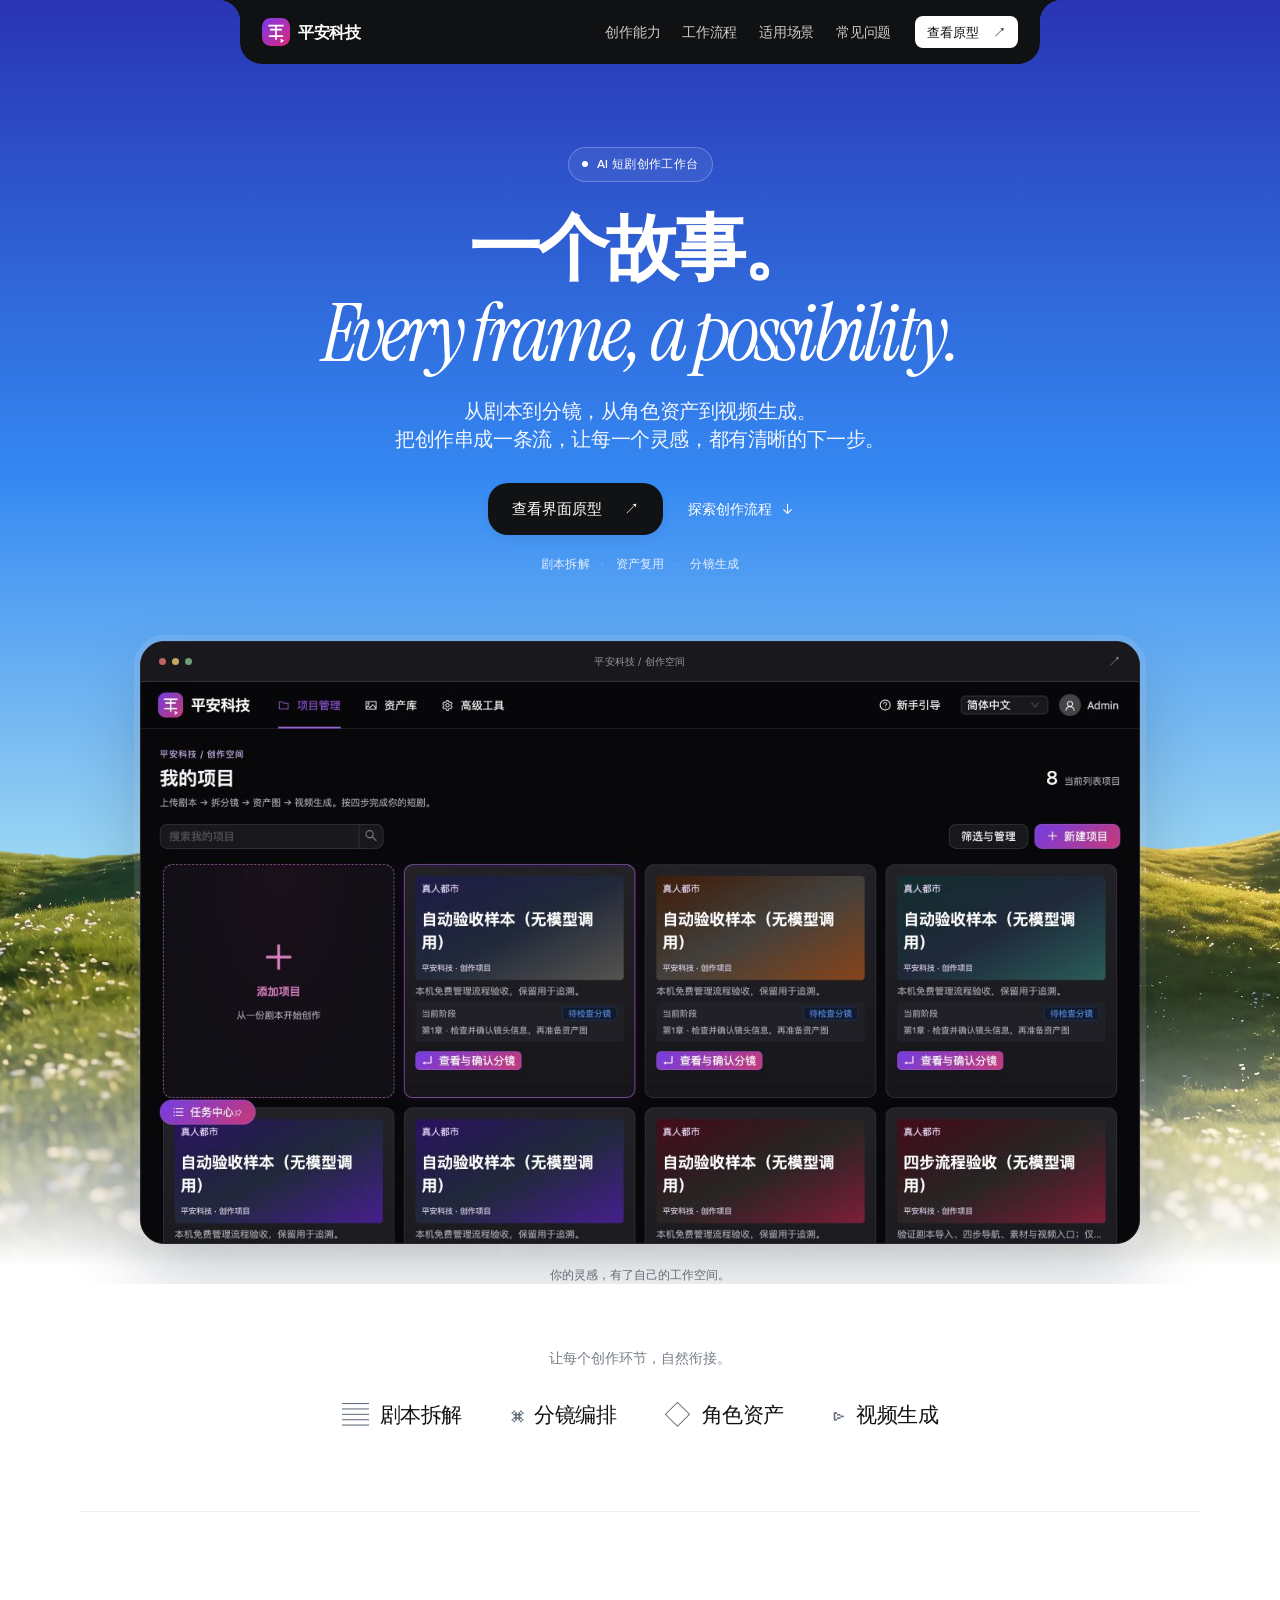
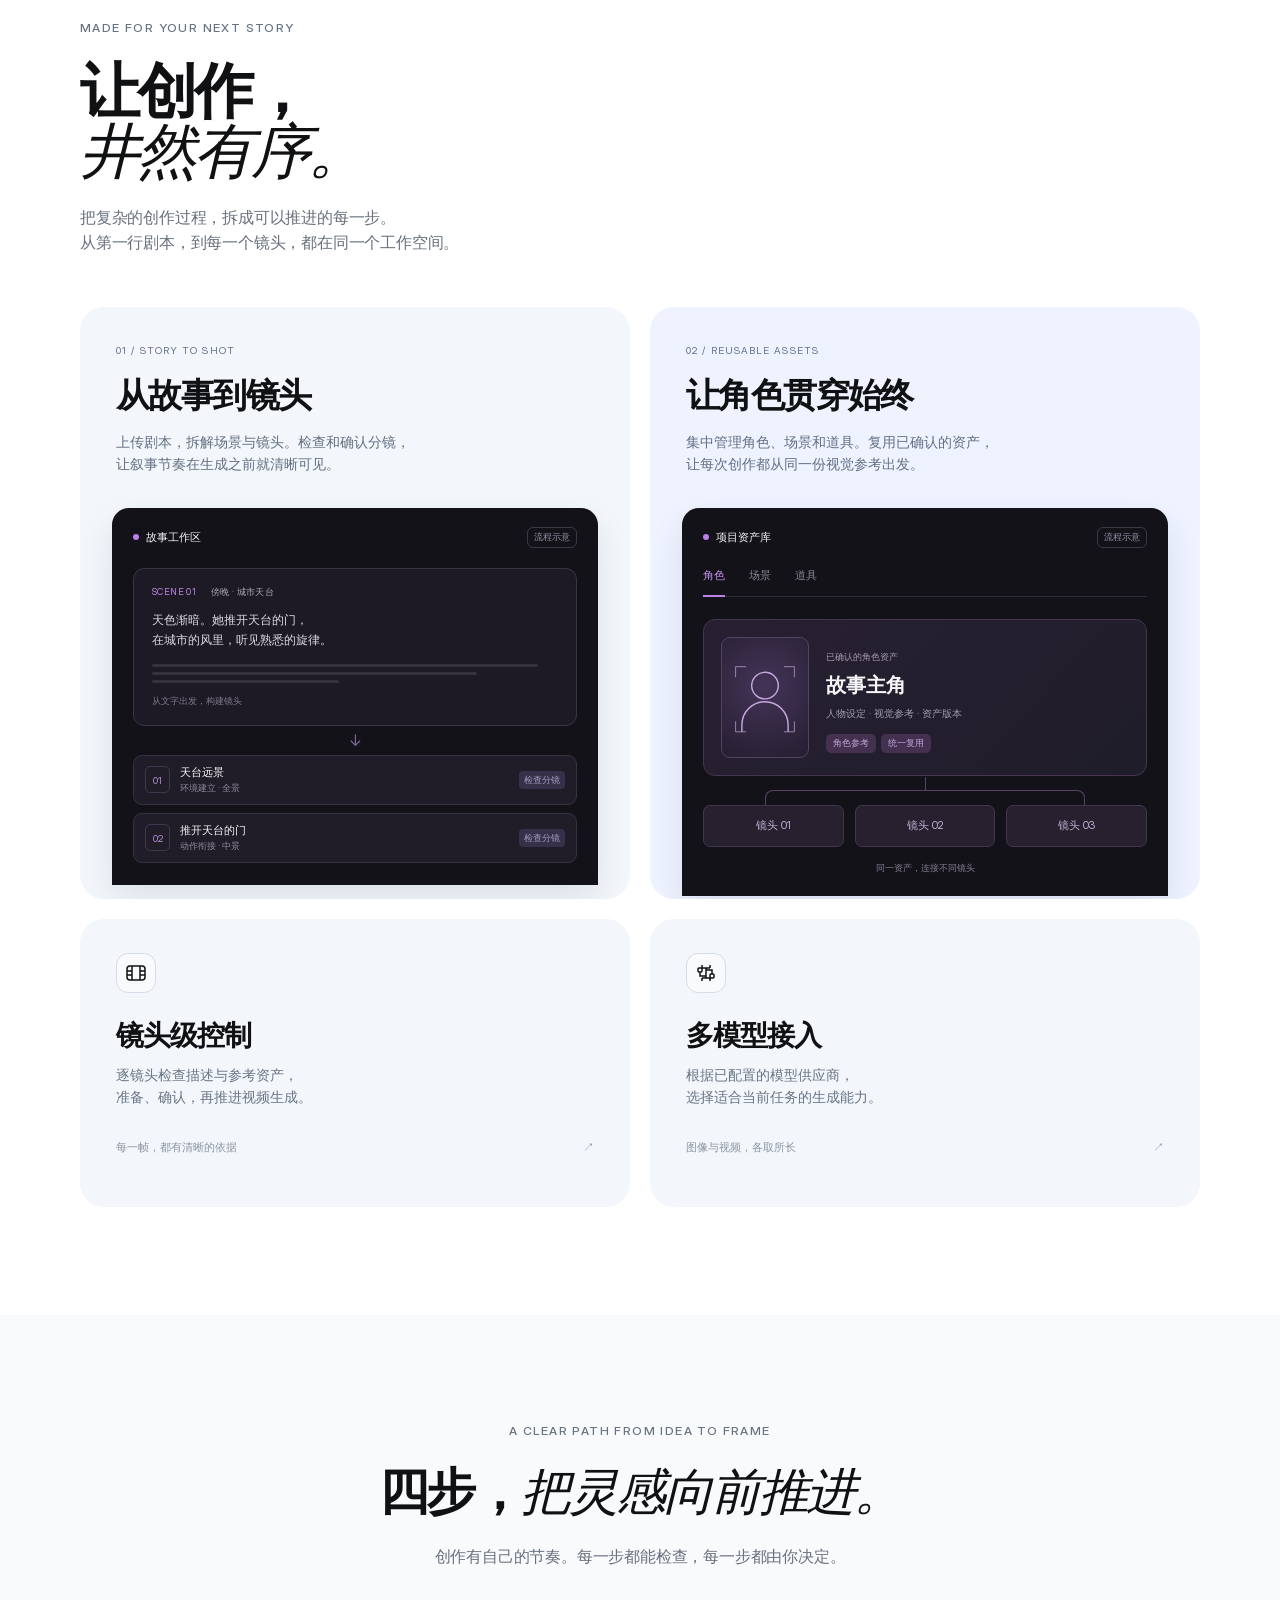
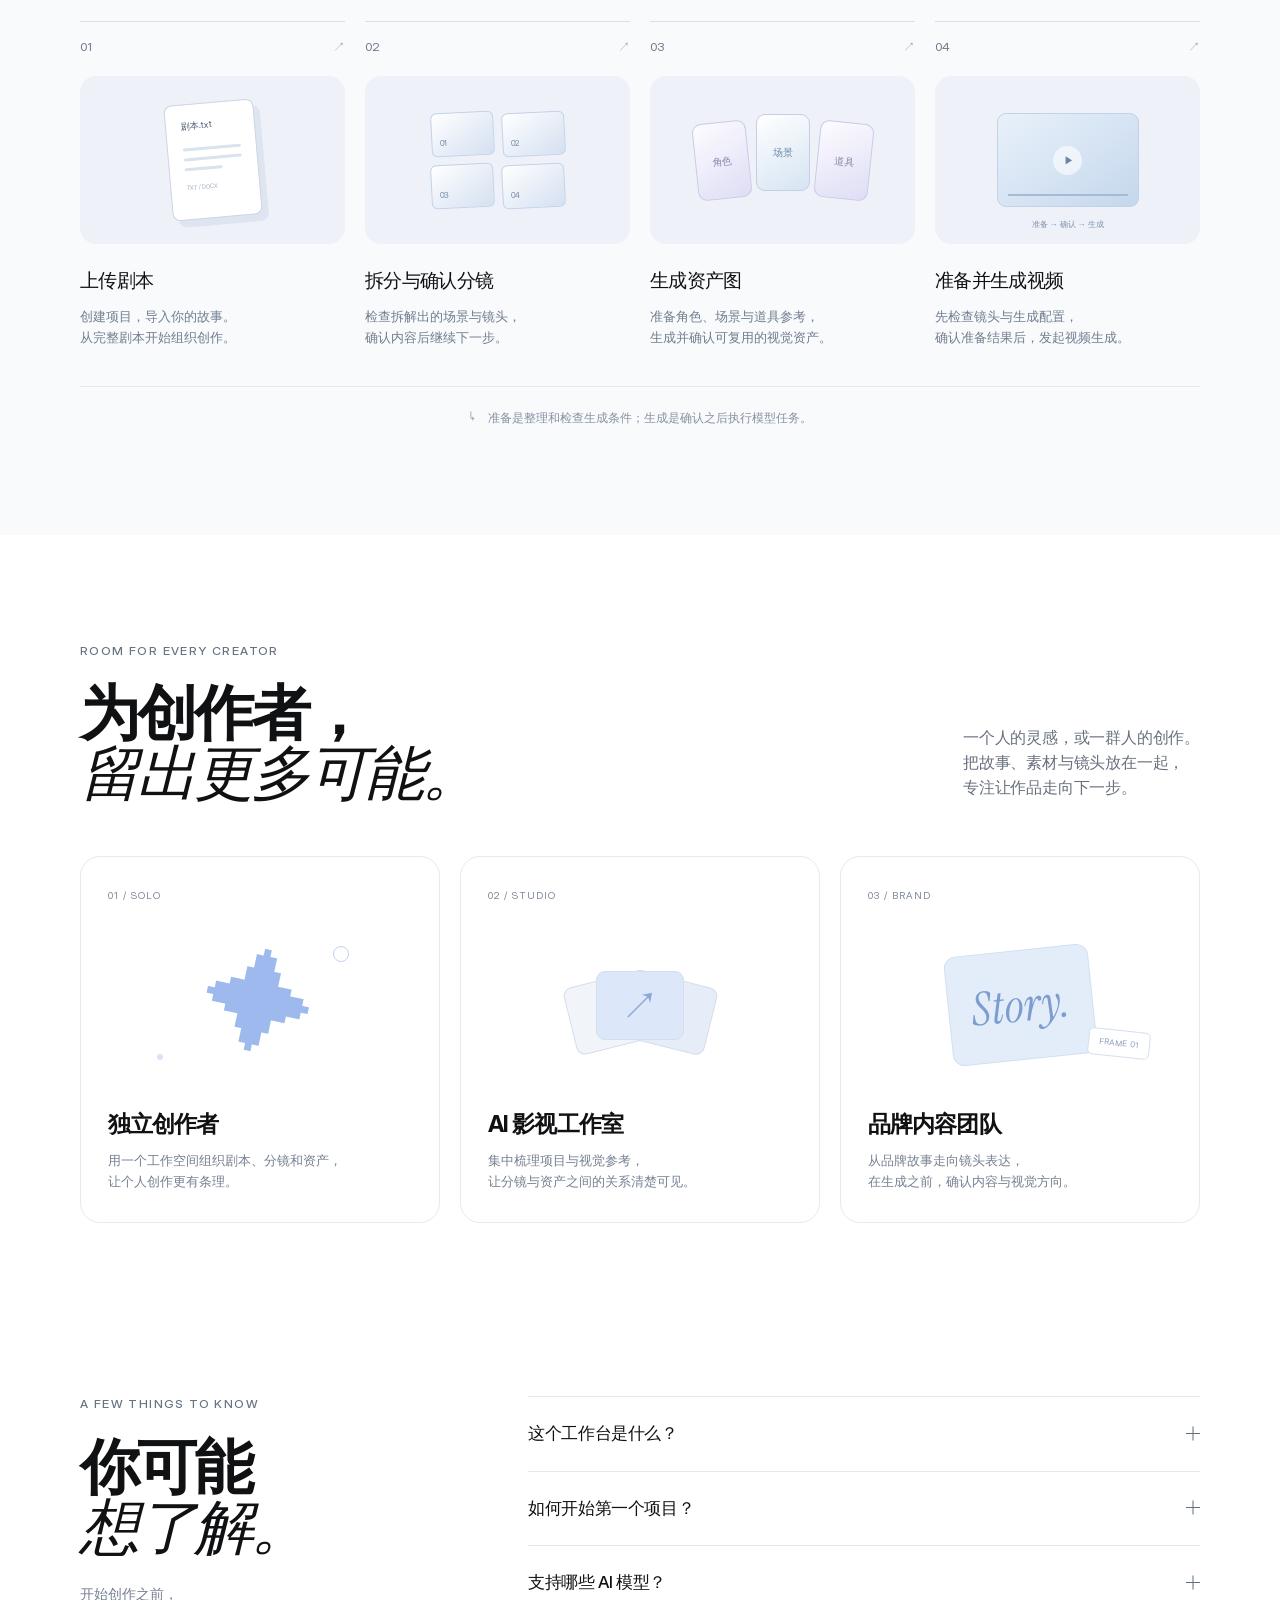
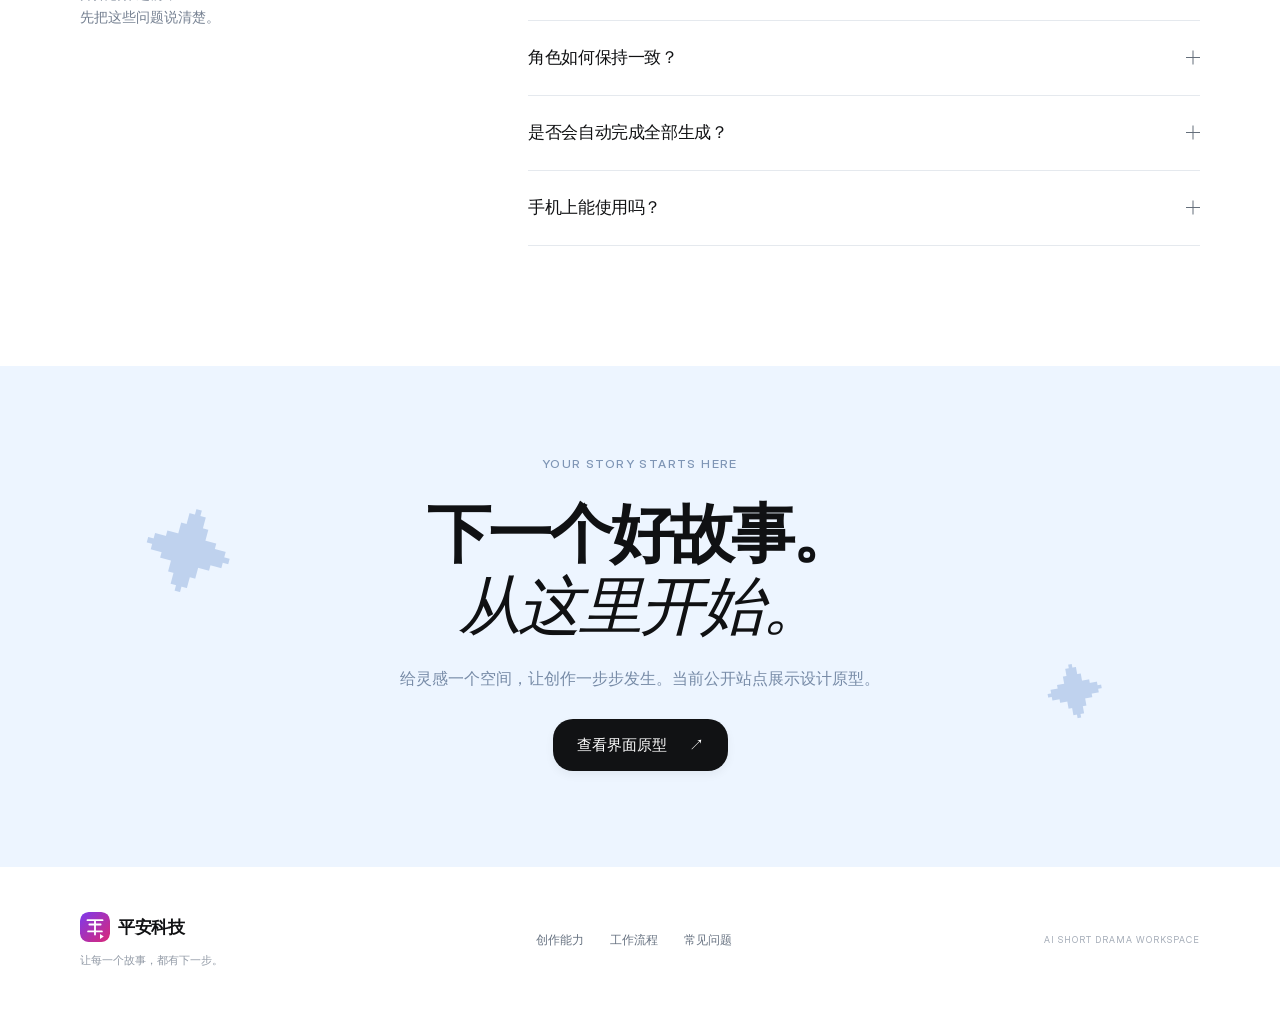
<file: index.html>
<!DOCTYPE html>
<html lang="zh-CN">
<head>
  <meta charset="UTF-8">
  <meta name="viewport" content="width=device-width, initial-scale=1">
  <meta name="description" content="平安科技 AI 短剧创作工作台。从剧本到分镜，从角色资产到视频生成，让创作有清晰的下一步。">
  <meta name="theme-color" content="#2934b3">
  <title>平安科技 · AI 短剧创作工作台</title>
  <link rel="icon" href="assets/pingan-mark.svg" type="image/svg+xml">
  <link rel="preload" href="fonts/inter-regular.woff2" as="font" type="font/woff2" crossorigin>
  <link rel="preload" href="fonts/instrument-serif-italic.woff2" as="font" type="font/woff2" crossorigin>
  <link rel="stylesheet" href="styles.css">
  <script src="landing.js" defer></script>
</head>
<body>
  <a class="skip-link" href="#main">跳到主要内容</a>
  <header class="site-header">
    <nav class="nav-bar" aria-label="主导航">
      <a class="brand" href="#home" aria-label="平安科技，返回首页"><img src="assets/pingan-mark.svg" width="28" height="28" alt=""><span>平安科技</span></a>
      <div class="nav-links" id="navigation"><a href="#features">创作能力</a><a href="#workflow">工作流程</a><a href="#scenarios">适用场景</a><a href="#faq">常见问题</a></div>
      <a class="nav-cta" data-workspace-link href="gallery.html" target="_top">查看原型 <span aria-hidden="true">↗</span></a>
      <button class="menu-toggle" type="button" aria-label="展开导航菜单" aria-controls="navigation" aria-expanded="false"><span></span><span></span></button>
    </nav>
  </header>
  <main id="main">
    <section class="hero" id="home" aria-labelledby="hero-title">
      <img class="hero-landscape" src="assets/supaste-landscape.webp" width="2752" height="1536" alt="" aria-hidden="true">
      <div class="hero-copy page-container">
        <p class="eyebrow hero-eyebrow"><span class="live-dot" aria-hidden="true"></span> AI 短剧创作工作台</p>
        <h1 id="hero-title">一个故事。<em lang="en">Every frame, a possibility.</em></h1>
        <p class="hero-description">从剧本到分镜，从角色资产到视频生成。<br class="desktop-break">把创作串成一条流，让每一个灵感，都有清晰的下一步。</p>
        <div class="hero-actions"><a class="button button-dark" data-workspace-link href="gallery.html" target="_top">查看界面原型 <span aria-hidden="true">↗</span></a><a class="hero-secondary" href="#workflow">探索创作流程 <span aria-hidden="true">↓</span></a></div>
        <p class="hero-microcopy">剧本拆解 <span>·</span> 资产复用 <span>·</span> 分镜生成</p>
      </div>
      <div class="workspace-preview">
        <div class="browser-bar"><span class="browser-dots" aria-hidden="true"><i></i><i></i><i></i></span><span class="browser-label">平安科技 / 创作空间</span><span class="browser-bar-icon" aria-hidden="true">↗</span></div>
        <img class="workspace-image" src="assets/workspace.jpg" width="1280" height="720" alt="平安科技本机测试工作台：项目管理页展示添加项目和待检查分镜的项目卡片">
      </div>
      <p class="preview-caption">你的灵感，有了自己的工作空间。</p>
    </section>

    <section class="capabilities page-container" aria-label="核心创作能力">
      <p>让每个创作环节，自然衔接。</p>
      <div class="capability-tags"><span><b aria-hidden="true">▤</b> 剧本拆解</span><span><b aria-hidden="true">⌘</b> 分镜编排</span><span><b aria-hidden="true">◇</b> 角色资产</span><span><b aria-hidden="true">▻</b> 视频生成</span></div>
    </section>

    <section class="features section page-container" id="features" aria-labelledby="features-title">
      <div class="section-heading"><p class="eyebrow">MADE FOR YOUR NEXT STORY</p><h2 id="features-title">让创作，<br><span class="serif-cn">井然有序。</span></h2><p>把复杂的创作过程，拆成可以推进的每一步。<br>从第一行剧本，到每一个镜头，都在同一个工作空间。</p></div>
      <div class="bento-grid">
        <article class="feature-card feature-large story-card">
          <div class="feature-copy"><span class="feature-index">01 / STORY TO SHOT</span><h3>从故事到镜头</h3><p>上传剧本，拆解场景与镜头。检查和确认分镜，<br class="desktop-break">让叙事节奏在生成之前就清晰可见。</p></div>
          <div class="story-demo" aria-label="剧本拆解到分镜的 HTML 流程示意">
            <div class="demo-topline"><span><i class="tiny-purple-dot"></i> 故事工作区</span><span class="demo-badge">流程示意</span></div>
            <div class="script-page"><div class="script-label">SCENE 01 <span>傍晚 · 城市天台</span></div><p>天色渐暗。她推开天台的门，<br>在城市的风里，听见熟悉的旋律。</p><div class="script-lines"><i></i><i></i><i></i></div><span class="script-note">从文字出发，构建镜头</span></div>
            <div class="flow-connector" aria-hidden="true">↓</div>
            <div class="shot-list"><div><span class="shot-number">01</span><p>天台远景<small>环境建立 · 全景</small></p><span class="shot-duration">检查分镜</span></div><div><span class="shot-number">02</span><p>推开天台的门<small>动作衔接 · 中景</small></p><span class="shot-duration">检查分镜</span></div></div>
          </div>
        </article>
        <article class="feature-card feature-large character-card">
          <div class="feature-copy"><span class="feature-index">02 / REUSABLE ASSETS</span><h3>让角色贯穿始终</h3><p>集中管理角色、场景和道具。复用已确认的资产，<br class="desktop-break">让每次创作都从同一份视觉参考出发。</p></div>
          <div class="asset-demo" aria-label="角色、场景和道具复用的 HTML 界面示意">
            <div class="demo-topline"><span><i class="tiny-purple-dot"></i> 项目资产库</span><span class="demo-badge">流程示意</span></div>
            <div class="asset-tabs"><span class="active">角色</span><span>场景</span><span>道具</span></div>
            <div class="asset-profile"><div class="profile-symbol" aria-hidden="true"><svg viewBox="0 0 100 112" fill="none"><circle cx="50" cy="39" r="19" stroke="currentColor" stroke-width="2"/><path d="M17 105V95a33 33 0 0 1 66 0v10" stroke="currentColor" stroke-width="2"/><path d="M8 12h15M8 12v15M92 12H77M92 12v15M8 105h15M8 105V90M92 105H77M92 105V90" stroke="currentColor"/></svg></div><div class="profile-info"><span class="asset-status">已确认的角色资产</span><strong>故事主角</strong><p>人物设定 · 视觉参考 · 资产版本</p><div class="asset-pills"><span>角色参考</span><span>统一复用</span></div></div></div>
            <div class="asset-reuse"><span class="reuse-line" aria-hidden="true"></span><span>镜头 01</span><span>镜头 02</span><span>镜头 03</span></div><p class="demo-footnote">同一资产，连接不同镜头</p>
          </div>
        </article>
        <article class="feature-card feature-small"><div class="feature-icon" aria-hidden="true"><svg viewBox="0 0 24 24" fill="none" stroke="currentColor" stroke-width="1.5"><rect x="3" y="5" width="18" height="14" rx="3"/><path d="M8 5v14M16 5v14M3 10h5M3 14h5M16 10h5M16 14h5"/></svg></div><h3>镜头级控制</h3><p>逐镜头检查描述与参考资产，<br>准备、确认，再推进视频生成。</p><span class="small-card-note">每一帧，都有清晰的依据 <span aria-hidden="true">↗</span></span></article>
        <article class="feature-card feature-small"><div class="feature-icon" aria-hidden="true"><svg viewBox="0 0 24 24" fill="none" stroke="currentColor" stroke-width="1.5"><path d="M8 7h8M8 17h8M12 7v10M8 7V4M16 7V4M8 20v-3M16 20v-3"/><rect x="4" y="7" width="4" height="4" rx="1"/><rect x="16" y="13" width="4" height="4" rx="1"/><path d="M6 11v4h6M18 13V9h-6"/></svg></div><h3>多模型接入</h3><p>根据已配置的模型供应商，<br>选择适合当前任务的生成能力。</p><span class="small-card-note">图像与视频，各取所长 <span aria-hidden="true">↗</span></span></article>
      </div>
    </section>

    <section class="workflow section" id="workflow" aria-labelledby="workflow-title">
      <div class="page-container"><div class="section-heading centered"><p class="eyebrow">A CLEAR PATH FROM IDEA TO FRAME</p><h2 id="workflow-title">四步，<span class="serif-cn">把灵感向前推进。</span></h2><p>创作有自己的节奏。每一步都能检查，每一步都由你决定。</p></div>
        <div class="workflow-grid">
          <article class="workflow-step"><div class="step-head"><span>01</span><span aria-hidden="true">↗</span></div><div class="step-art script-art" aria-hidden="true"><div><span>剧本.txt</span><i></i><i></i><i></i><b>TXT / DOCX</b></div></div><h3>上传剧本</h3><p>创建项目，导入你的故事。<br>从完整剧本开始组织创作。</p></article>
          <article class="workflow-step"><div class="step-head"><span>02</span><span aria-hidden="true">↗</span></div><div class="step-art storyboard-art" aria-hidden="true"><i><b>01</b></i><i><b>02</b></i><i><b>03</b></i><i><b>04</b></i></div><h3>拆分与确认分镜</h3><p>检查拆解出的场景与镜头，<br>确认内容后继续下一步。</p></article>
          <article class="workflow-step"><div class="step-head"><span>03</span><span aria-hidden="true">↗</span></div><div class="step-art assets-art" aria-hidden="true"><i>角色</i><i>场景</i><i>道具</i></div><h3>生成资产图</h3><p>准备角色、场景与道具参考，<br>生成并确认可复用的视觉资产。</p></article>
          <article class="workflow-step"><div class="step-head"><span>04</span><span aria-hidden="true">↗</span></div><div class="step-art video-art" aria-hidden="true"><div><span>▶</span><i></i><b>准备 → 确认 → 生成</b></div></div><h3>准备并生成视频</h3><p>先检查镜头与生成配置，<br>确认准备结果后，发起视频生成。</p></article>
        </div>
        <p class="workflow-note"><span aria-hidden="true">↳</span> 准备是整理和检查生成条件；生成是确认之后执行模型任务。</p>
      </div>
    </section>

    <section class="scenarios section page-container" id="scenarios" aria-labelledby="scenarios-title">
      <div class="section-heading scenario-heading"><div><p class="eyebrow">ROOM FOR EVERY CREATOR</p><h2 id="scenarios-title">为创作者，<br><span class="serif-cn">留出更多可能。</span></h2></div><p>一个人的灵感，或一群人的创作。<br>把故事、素材与镜头放在一起，<br>专注让作品走向下一步。</p></div>
      <div class="scenario-grid"><article class="scenario-card"><span class="scenario-number">01 / SOLO</span><div class="scenario-visual solo-visual" aria-hidden="true"><span>✦</span><i></i><i></i></div><h3>独立创作者</h3><p>用一个工作空间组织剧本、分镜和资产，<br class="desktop-break">让个人创作更有条理。</p></article><article class="scenario-card"><span class="scenario-number">02 / STUDIO</span><div class="scenario-visual studio-visual" aria-hidden="true"><i></i><i></i><i></i><span>↗</span></div><h3>AI 影视工作室</h3><p>集中梳理项目与视觉参考，<br>让分镜与资产之间的关系清楚可见。</p></article><article class="scenario-card"><span class="scenario-number">03 / BRAND</span><div class="scenario-visual brand-visual" aria-hidden="true"><span>Story.</span><i>FRAME 01</i></div><h3>品牌内容团队</h3><p>从品牌故事走向镜头表达，<br>在生成之前，确认内容与视觉方向。</p></article></div>
    </section>

    <section class="faq section page-container" id="faq" aria-labelledby="faq-title"><div class="faq-heading"><p class="eyebrow">A FEW THINGS TO KNOW</p><h2 id="faq-title">你可能<br><span class="serif-cn">想了解。</span></h2><p>开始创作之前，<br>先把这些问题说清楚。</p></div><div class="faq-list">
      <details><summary>这个工作台是什么？<span class="faq-toggle" aria-hidden="true"></span></summary><p>这是平安科技的 AI 短剧创作工作台，用于组织剧本、分镜、角色与场景资产，以及后续的视频生成任务。它把多个创作环节串成一条可检查、可推进的流程。</p></details>
      <details><summary>如何开始第一个项目？<span class="faq-toggle" aria-hidden="true"></span></summary><p>进入工作台后创建项目并上传剧本，依次完成拆分与确认分镜、生成资产图、准备并生成视频。每个阶段先检查内容，再继续下一步。</p></details>
      <details><summary>支持哪些 AI 模型？<span class="faq-toggle" aria-hidden="true"></span></summary><p>可使用的图像与视频模型取决于工作台中已配置的模型供应商、密钥及对应权限。请以工作台实际提供的选项为准。</p></details>
      <details><summary>角色如何保持一致？<span class="faq-toggle" aria-hidden="true"></span></summary><p>角色、场景和道具可以作为项目资产保存，并在不同镜头中复用已确认的视觉参考。参考资产有助于统一方向，具体生成效果仍需要逐镜头检查与调整。</p></details>
      <details><summary>是否会自动完成全部生成？<span class="faq-toggle" aria-hidden="true"></span></summary><p>生成任务需要配置模型，并在检查分镜、资产及准备结果后确认执行。工作台支持分阶段推进创作，并不保证上传剧本后即可自动完成一部短剧。</p></details>
      <details><summary>手机上能使用吗？<span class="faq-toggle" aria-hidden="true"></span></summary><p>你可以在手机浏览器中访问这个落地页原型。涉及复杂分镜编辑、资产检查与生成配置时，建议使用桌面浏览器，以获得更完整的操作空间。</p></details>
    </div></section>

    <section class="start-section" id="start" aria-labelledby="start-title"><div class="page-container"><p class="eyebrow">YOUR STORY STARTS HERE</p><h2 id="start-title">下一个好故事。<br><span class="serif-cn">从这里开始。</span></h2><p>给灵感一个空间，让创作一步步发生。当前公开站点展示设计原型。</p><a class="button button-dark" data-workspace-link href="gallery.html" target="_top">查看界面原型 <span aria-hidden="true">↗</span></a><span class="start-star star-one" aria-hidden="true">✦</span><span class="start-star star-two" aria-hidden="true">✦</span></div></section>
  </main>
  <footer class="footer page-container"><div><a class="brand footer-brand" href="#home"><img src="assets/pingan-mark.svg" width="30" height="30" alt=""><span>平安科技</span></a><p>让每一个故事，都有下一步。</p></div><nav aria-label="页尾导航"><a href="#features">创作能力</a><a href="#workflow">工作流程</a><a href="#faq">常见问题</a></nav><span class="footer-signature">AI SHORT DRAMA WORKSPACE</span></footer>
</body>
</html>
</file>
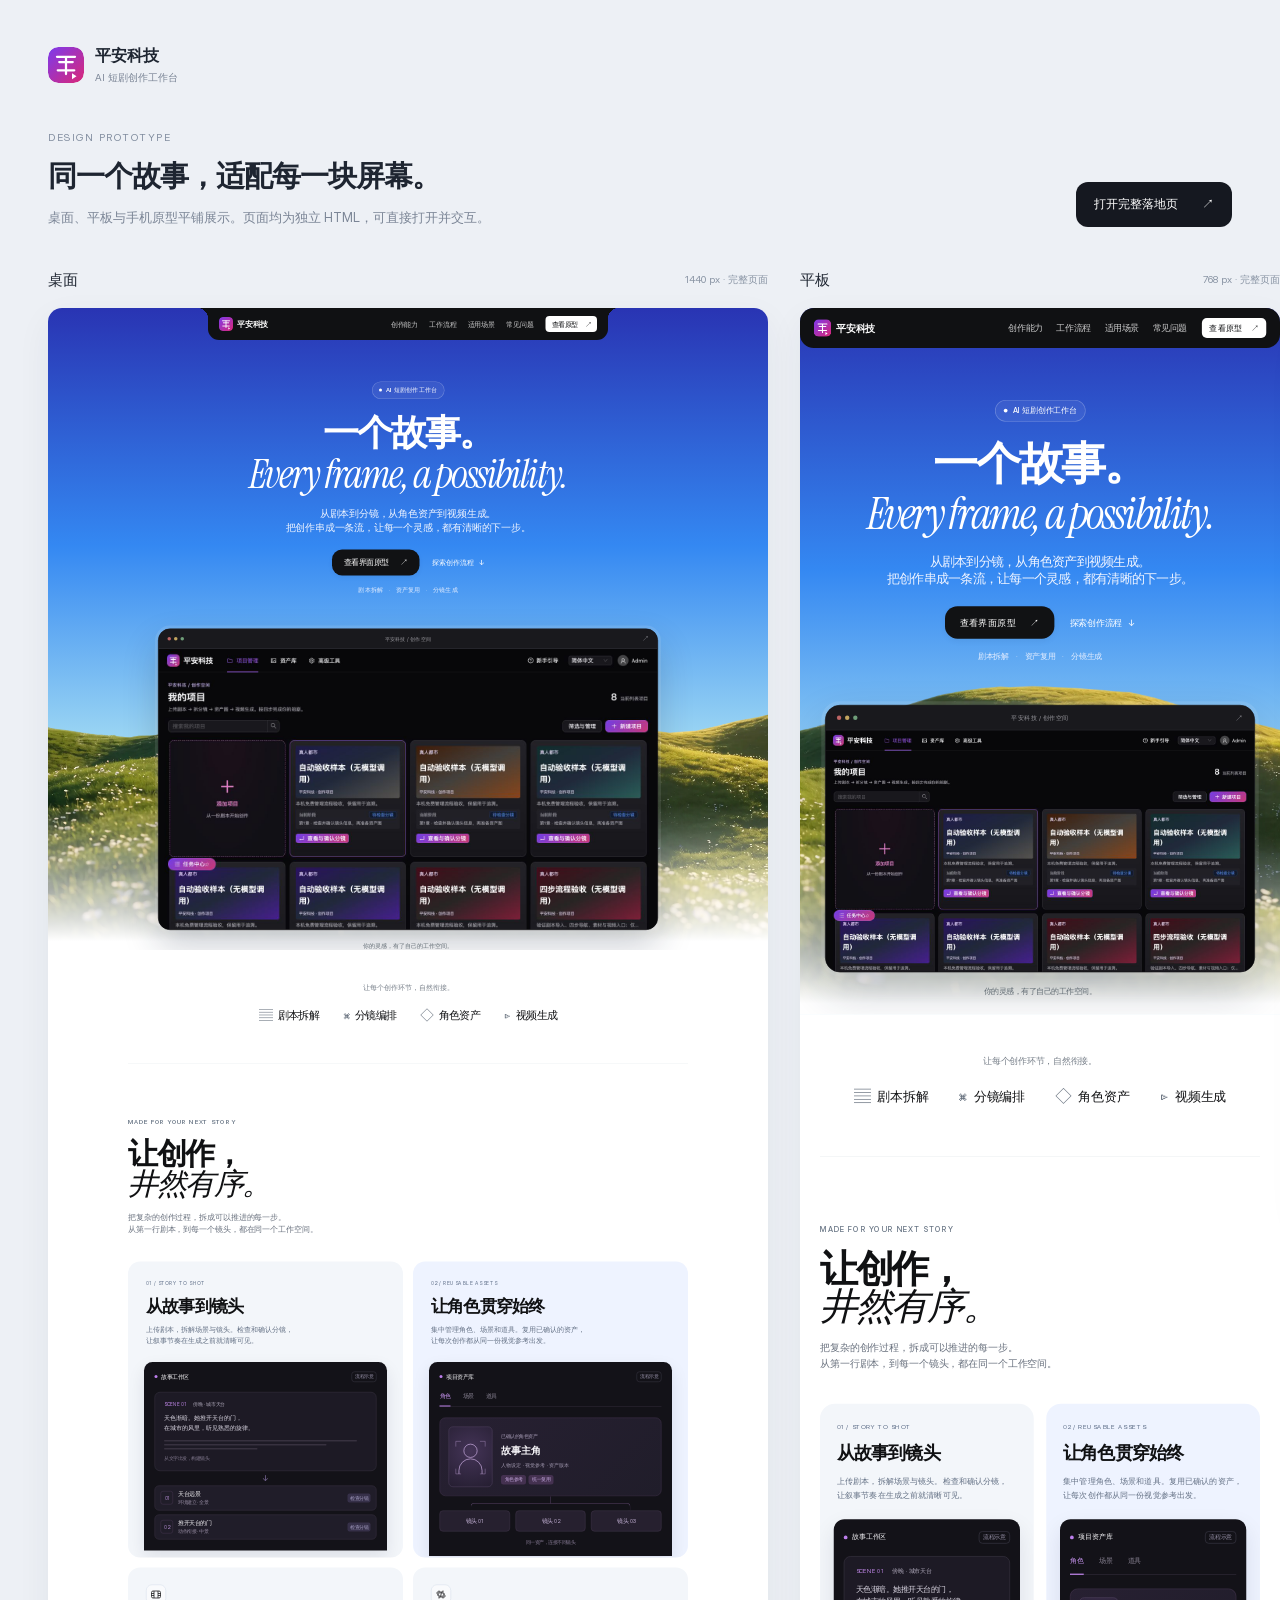
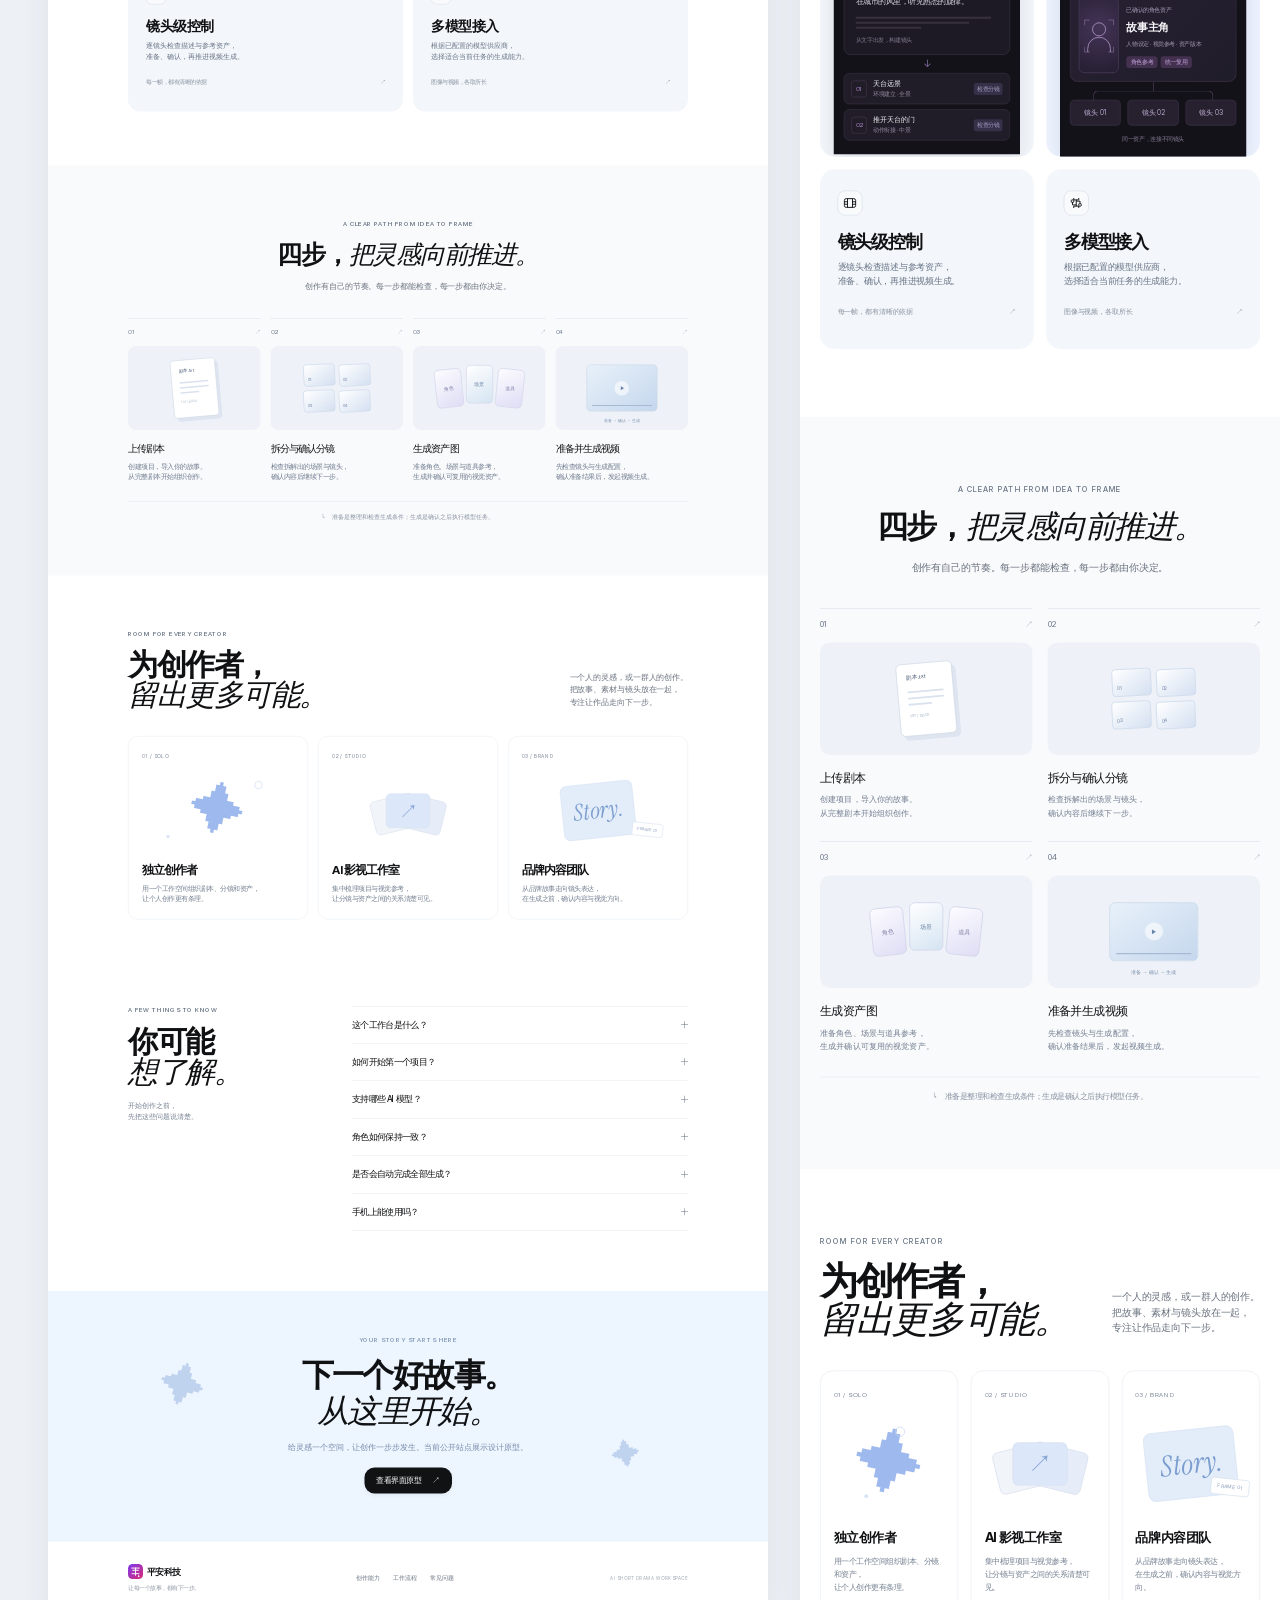
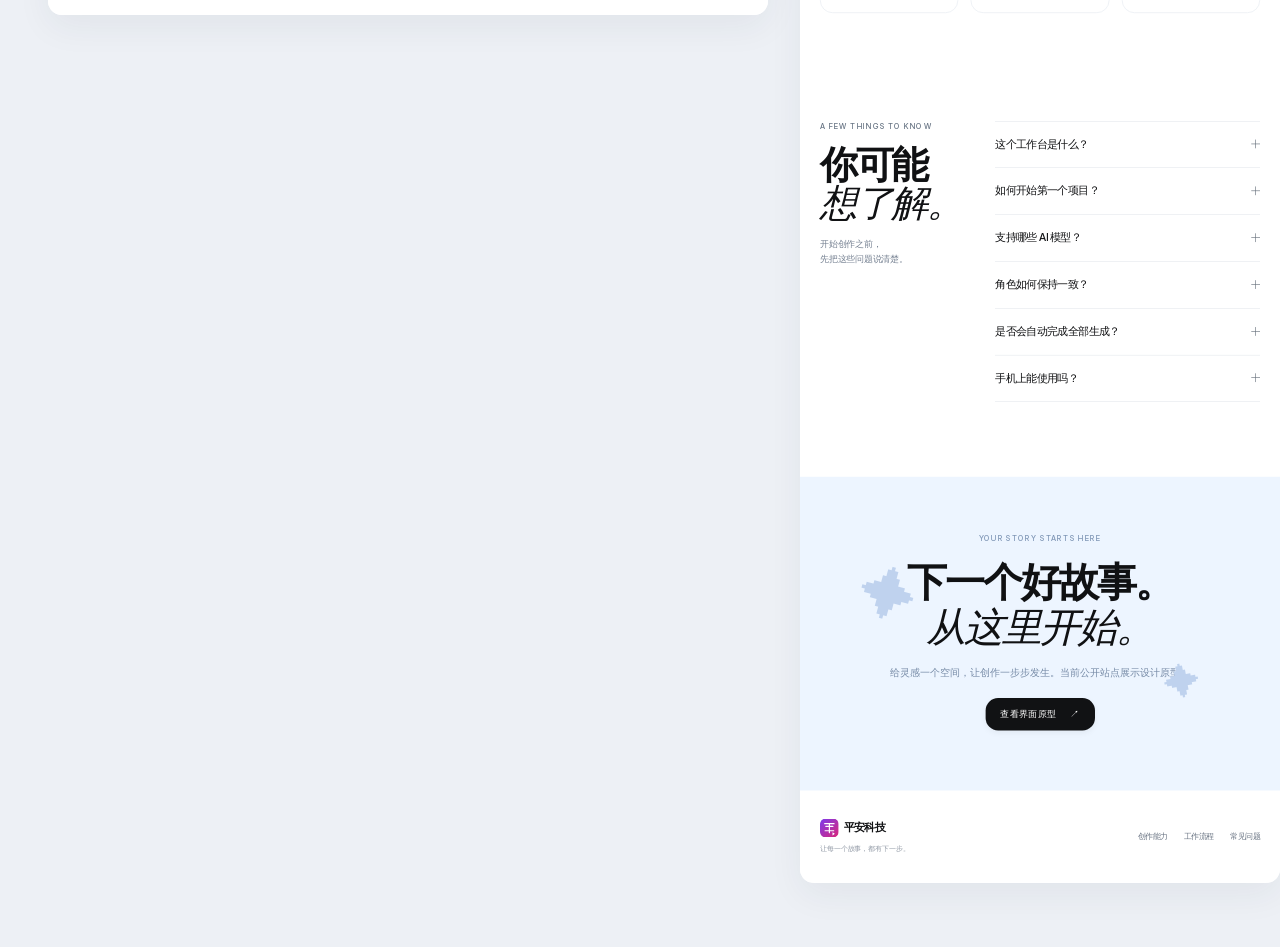
<file: gallery.html>
<!DOCTYPE html>
<html lang="zh-CN">
<head>
  <meta charset="UTF-8">
  <meta name="viewport" content="width=device-width, initial-scale=1">
  <title>平安科技 · 设计原型总览</title>
  <link rel="icon" href="assets/pingan-mark.svg" type="image/svg+xml">
  <link rel="stylesheet" href="gallery.css">
  <script src="gallery.js" defer></script>
</head>
<body class="gallery-page">
  <header class="gallery-heading"><a class="gallery-brand" href="landing.html"><img src="assets/pingan-mark.svg" width="36" height="36" alt=""><span>平安科技 <small>AI 短剧创作工作台</small></span></a><div><span class="gallery-kicker">DESIGN PROTOTYPE</span><h1>同一个故事，适配每一块屏幕。</h1><p>桌面、平板与手机原型平铺展示。页面均为独立 HTML，可直接打开并交互。</p></div><a class="gallery-link" href="landing.html">打开完整落地页 <span aria-hidden="true">↗</span></a></header>
  <main class="gallery-canvas" aria-label="三种屏幕尺寸的设计原型">
    <section class="preview-card desktop-card"><div class="preview-heading"><h2>桌面</h2><span>1440 px · 完整页面</span></div><div class="preview-stage desktop-stage"><iframe class="preview-frame desktop-frame" data-fluid-preview title="桌面 1440 像素完整落地页原型" src="landing.html" width="1440" height="5000"></iframe></div></section>
    <section class="preview-card tablet-card"><div class="preview-heading"><h2>平板</h2><span>768 px · 完整页面</span></div><div class="preview-stage tablet-stage"><iframe class="preview-frame tablet-frame" data-fluid-preview title="平板 768 像素完整落地页原型" src="landing.html" width="768" height="6000"></iframe></div></section>
    <section class="preview-card phone-card"><div class="preview-heading"><h2>iPhone 16 Pro</h2><span>402 × 874 px · 可滚动</span></div><div class="preview-stage phone-stage"><iframe class="preview-frame phone-frame" title="iPhone 16 Pro 手机外框与落地页原型" src="mobile.html" width="414" height="926"></iframe></div><p class="phone-tip">在手机画面内滚动，查看完整页面。<br>状态栏与外框仅用于设计评审。</p></section>
  </main>
</body>
</html>
</file>
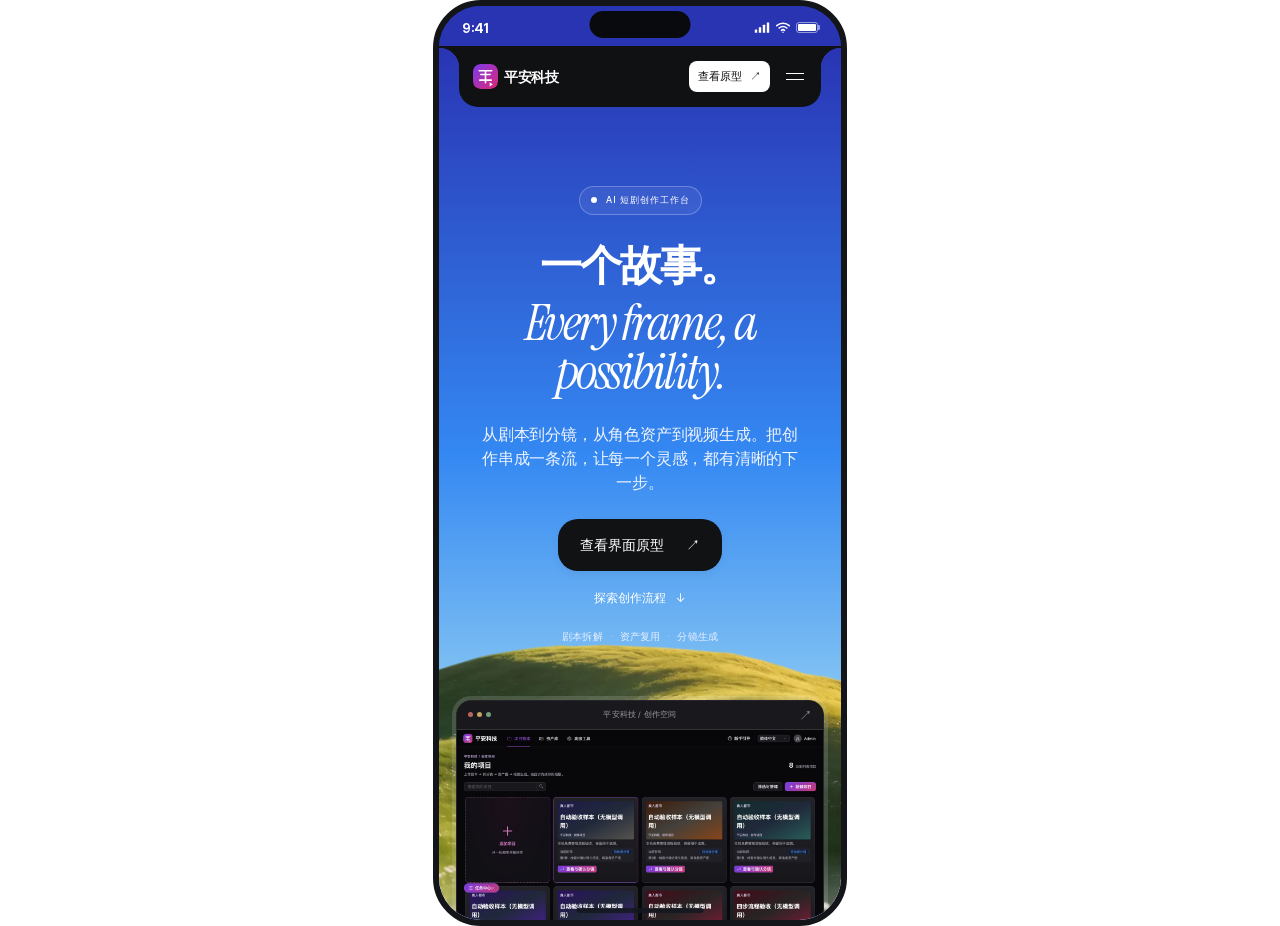
<file: mobile.html>
<!DOCTYPE html>
<html lang="zh-CN">
<head>
  <meta charset="UTF-8">
  <meta name="viewport" content="width=device-width, initial-scale=1">
  <title>平安科技 · iPhone 16 Pro 原型</title>
  <link rel="stylesheet" href="gallery.css">
</head>
<body class="device-page">
  <main class="phone-device" aria-label="iPhone 16 Pro 评审外框，内部网页视口 402 × 874 像素">
    <div class="device-status" aria-label="模拟 iOS 状态栏，9点41分"><span class="device-time">9:41</span><span class="device-island" aria-hidden="true"></span><span class="device-indicators" aria-hidden="true"><svg class="signal-icon" viewBox="0 0 20 14"><rect x="1" y="9" width="3" height="4" rx=".5"/><rect x="6" y="6" width="3" height="7" rx=".5"/><rect x="11" y="3" width="3" height="10" rx=".5"/><rect x="16" y="0" width="3" height="13" rx=".5"/></svg><svg class="wifi-icon" viewBox="0 0 18 14" fill="none"><path d="M1 4a12 12 0 0 1 16 0M4 7a8 8 0 0 1 10 0M7 10a3 3 0 0 1 4 0" stroke="currentColor" stroke-width="2" stroke-linecap="round"/><circle cx="9" cy="12.5" r="1" fill="currentColor"/></svg><span class="battery-icon"><i></i></span></span></div>
    <iframe class="device-screen" title="手机尺寸平安科技落地页，可在框内滚动" src="landing.html"></iframe>
    <span class="device-home-indicator" aria-hidden="true"></span>
  </main>
</body>
</html>
</file>
<file: gallery.css>
@font-face { font-family: 'Inter Display'; src: url('fonts/inter-regular.woff2') format('woff2'); font-weight: 400; font-display: swap; }
@font-face { font-family: 'Inter Display'; src: url('fonts/inter-bold.woff2') format('woff2'); font-weight: 700; font-display: swap; }
* { box-sizing: border-box; }
body { margin: 0; font-family: 'Inter Display', 'PingFang SC', 'Microsoft YaHei', sans-serif; -webkit-font-smoothing: antialiased; }
a { color: inherit; text-decoration: none; }
a:focus-visible { outline: 3px solid #7986ff; outline-offset: 5px; }
.gallery-page { background: #edf0f5; color: #1e2531; }
.gallery-heading { position: relative; display: grid; grid-template-columns: 1fr auto; gap: 40px; padding: 45px 48px 43px; min-width: 800px; }
.gallery-brand { display: flex; align-items: center; gap: 11px; grid-column: 1 / -1; width: fit-content; font-size: 16px; font-weight: 700; }
.gallery-brand img { border-radius: 10px; }
.gallery-brand small { display: block; font-size: 10px; color: #7b8596; font-weight: 400; margin-top: 4px; }
.gallery-kicker { color: #7f8b9d; font-size: 10px; letter-spacing: 1.5px; }
.gallery-heading h1 { font-size: 29px; line-height: 1.3; letter-spacing: -1px; margin: 12px 0; }
.gallery-heading p { color: #7b8596; font-size: 13px; line-height: 1.6; margin: 0; }
.gallery-link { align-self: flex-end; display: inline-flex; gap: 24px; background: #151820; color: #fff; padding: 14px 18px; font-size: 12px; border-radius: 12px; transition: transform 200ms; }
.gallery-link:hover { transform: translateY(-2px); }
.gallery-canvas { display: flex; align-items: flex-start; gap: 32px; width: max-content; min-width: 100%; padding: 0 48px 64px; }
.preview-card { flex-shrink: 0; }
.desktop-card { width: 720px; }
.tablet-card { width: 480px; }
.phone-card { width: 414px; }
.preview-heading { display: flex; align-items: center; justify-content: space-between; margin-bottom: 18px; }
.preview-heading h2 { font-size: 15px; font-weight: 500; margin: 0; }
.preview-heading > span { color: #8893a3; font-size: 10px; }
.preview-stage { position: relative; overflow: hidden; background: #fff; border-radius: 14px; box-shadow: 0 12px 35px #24324a0f; }
.desktop-stage { width: 720px; height: 2500px; }
.tablet-stage { width: 480px; height: 3750px; }
.phone-stage { width: 414px; height: 926px; border-radius: 48px; background: #101113; box-shadow: 0 15px 40px #1c2d4a26; }
.preview-frame { position: absolute; left: 0; top: 0; border: 0; transform-origin: 0 0; display: block; }
.desktop-frame { width: 1440px; height: 5000px; transform: scale(.5); }
.tablet-frame { width: 768px; height: 6000px; transform: scale(.625); }
.phone-frame { width: 414px; height: 926px; }
.phone-tip { margin: 20px 0; color: #8b96a6; font-size: 11px; line-height: 1.8; text-align: center; }
.device-page { background: transparent; display: flex; align-items: flex-start; justify-content: center; }
.phone-device { position: relative; width: 414px; max-width: 100%; height: 926px; border: 6px solid #141519; border-radius: 48px; overflow: hidden; background: #2934b3; }
.device-status { position: relative; height: 40px; display: flex; align-items: center; justify-content: space-between; color: #fff; padding: 0 23px; background: #2934b3; }
.device-time { font-size: 13px; font-weight: 700; margin-top: 3px; }
.device-island { position: absolute; width: 101px; height: 27px; left: 50%; top: 5px; transform: translateX(-50%); background: #090a0d; border-radius: 30px; }
.device-indicators { display: flex; align-items: center; gap: 6px; margin-top: 3px; }
.signal-icon { width: 16px; height: 12px; fill: currentColor; }
.wifi-icon { width: 14px; height: 12px; }
.battery-icon { display: block; position: relative; width: 22px; height: 11px; border: 1px solid #ffffff80; border-radius: 3px; padding: 1px; }
.battery-icon::after { position: absolute; content: ''; right: -3px; width: 2px; height: 5px; top: 2px; background: #ffffff80; border-radius: 0 1px 1px 0; }
.battery-icon i { display: block; height: 100%; background: #fff; border-radius: 1px; }
.device-screen { display: block; border: 0; width: 100%; height: calc(100% - 40px); background: #fff; }
.device-home-indicator { position: absolute; bottom: 7px; left: 50%; transform: translateX(-50%); width: 127px; height: 5px; border-radius: 4px; background: #151820; opacity: .85; pointer-events: none; }
@media (max-width: 760px) { .gallery-heading { padding-inline: 24px; } .gallery-canvas { padding-inline: 24px; } }
@media (prefers-reduced-motion: reduce) { .gallery-link { transition: none; } .gallery-link:hover { transform: none; } }
</file>
<file: styles.css>
/*! tailwindcss v4.3.3 | MIT License | https://tailwindcss.com */
@layer properties{@supports (((-webkit-hyphens:none)) and (not (margin-trim:inline))) or ((-moz-orient:inline) and (not (color:rgb(from red r g b)))){*,:before,:after,::backdrop{--tw-rotate-x:initial;--tw-rotate-y:initial;--tw-rotate-z:initial;--tw-skew-x:initial;--tw-skew-y:initial;--tw-border-style:solid;--tw-font-weight:initial;--tw-shadow:0 0 #0000;--tw-shadow-color:initial;--tw-shadow-alpha:100%;--tw-inset-shadow:0 0 #0000;--tw-inset-shadow-color:initial;--tw-inset-shadow-alpha:100%;--tw-ring-color:initial;--tw-ring-shadow:0 0 #0000;--tw-inset-ring-color:initial;--tw-inset-ring-shadow:0 0 #0000;--tw-ring-inset:initial;--tw-ring-offset-width:0px;--tw-ring-offset-color:#fff;--tw-ring-offset-shadow:0 0 #0000;--tw-outline-style:solid;--tw-blur:initial;--tw-brightness:initial;--tw-contrast:initial;--tw-grayscale:initial;--tw-hue-rotate:initial;--tw-invert:initial;--tw-opacity:initial;--tw-saturate:initial;--tw-sepia:initial;--tw-drop-shadow:initial;--tw-drop-shadow-color:initial;--tw-drop-shadow-alpha:100%;--tw-drop-shadow-size:initial;--tw-translate-x:0;--tw-translate-y:0;--tw-translate-z:0}}}@layer theme{:root,:host{--font-sans:ui-sans-serif, system-ui, sans-serif, "Apple Color Emoji", "Segoe UI Emoji", "Segoe UI Symbol", "Noto Color Emoji";--font-mono:ui-monospace, SFMono-Regular, Menlo, Monaco, Consolas, "Liberation Mono", "Courier New", monospace;--spacing:.25rem;--text-xs:.75rem;--text-xs--line-height:calc(1 / .75);--text-sm:.875rem;--text-sm--line-height:calc(1.25 / .875);--text-lg:1.125rem;--text-lg--line-height:calc(1.75 / 1.125);--font-weight-medium:500;--radius-md:.375rem;--radius-lg:.5rem;--default-transition-duration:.15s;--default-transition-timing-function:cubic-bezier(.4, 0, .2, 1);--default-font-family:var(--font-sans);--default-mono-font-family:var(--font-mono)}}@layer base{*,:after,:before,::backdrop{box-sizing:border-box;border:0 solid;margin:0;padding:0}::file-selector-button{box-sizing:border-box;border:0 solid;margin:0;padding:0}html,:host{-webkit-text-size-adjust:100%;tab-size:4;line-height:1.5;font-family:var(--default-font-family,ui-sans-serif, system-ui, sans-serif, "Apple Color Emoji", "Segoe UI Emoji", "Segoe UI Symbol", "Noto Color Emoji");font-feature-settings:var(--default-font-feature-settings,normal);font-variation-settings:var(--default-font-variation-settings,normal);-webkit-tap-highlight-color:transparent}hr{height:0;color:inherit;border-top-width:1px}abbr:where([title]){-webkit-text-decoration:underline dotted;text-decoration:underline dotted}h1,h2,h3,h4,h5,h6{font-size:inherit;font-weight:inherit}a{color:inherit;-webkit-text-decoration:inherit;-webkit-text-decoration:inherit;-webkit-text-decoration:inherit;text-decoration:inherit}b,strong{font-weight:bolder}code,kbd,samp,pre{font-family:var(--default-mono-font-family,ui-monospace, SFMono-Regular, Menlo, Monaco, Consolas, "Liberation Mono", "Courier New", monospace);font-feature-settings:var(--default-mono-font-feature-settings,normal);font-variation-settings:var(--default-mono-font-variation-settings,normal);font-size:1em}small{font-size:80%}sub,sup{vertical-align:baseline;font-size:75%;line-height:0;position:relative}sub{bottom:-.25em}sup{top:-.5em}table{text-indent:0;border-color:inherit;border-collapse:collapse}:-moz-focusring{outline:auto}progress{vertical-align:baseline}summary{display:list-item}ol,ul,menu{list-style:none}img,svg,video,canvas,audio,iframe,embed,object{vertical-align:middle;display:block}img,video{max-width:100%;height:auto}button,input,select,optgroup,textarea{font:inherit;font-feature-settings:inherit;font-variation-settings:inherit;letter-spacing:inherit;color:inherit;opacity:1;background-color:#0000;border-radius:0}::file-selector-button{font:inherit;font-feature-settings:inherit;font-variation-settings:inherit;letter-spacing:inherit;color:inherit;opacity:1;background-color:#0000;border-radius:0}:where(select:is([multiple],[size])) optgroup{font-weight:bolder}:where(select:is([multiple],[size])) optgroup option{padding-inline-start:20px}::file-selector-button{margin-inline-end:4px}::placeholder{opacity:1}@supports (not ((-webkit-appearance:-apple-pay-button))) or (contain-intrinsic-size:1px){::placeholder{color:currentColor}@supports (color:color-mix(in lab, red, red)){::placeholder{color:color-mix(in oklab, currentcolor 50%, transparent)}}}textarea{resize:vertical}::-webkit-search-decoration{-webkit-appearance:none}::-webkit-date-and-time-value{min-height:1lh;text-align:inherit}::-webkit-datetime-edit{display:inline-flex}::-webkit-datetime-edit-fields-wrapper{padding:0}::-webkit-datetime-edit{padding-block:0}::-webkit-datetime-edit-year-field{padding-block:0}::-webkit-datetime-edit-month-field{padding-block:0}::-webkit-datetime-edit-day-field{padding-block:0}::-webkit-datetime-edit-hour-field{padding-block:0}::-webkit-datetime-edit-minute-field{padding-block:0}::-webkit-datetime-edit-second-field{padding-block:0}::-webkit-datetime-edit-millisecond-field{padding-block:0}::-webkit-datetime-edit-meridiem-field{padding-block:0}::-webkit-calendar-picker-indicator{line-height:1}:-moz-ui-invalid{box-shadow:none}button,input:where([type=button],[type=reset],[type=submit]){appearance:button}::file-selector-button{appearance:button}::-webkit-inner-spin-button{height:auto}::-webkit-outer-spin-button{height:auto}[hidden]:where(:not([hidden=until-found])){display:none!important}:root{--ink:#101113;--muted:#69717e;--panel:#f2f6fa;--purple:#b776e6}*{box-sizing:border-box}html{scroll-behavior:smooth;scroll-padding-top:96px}body{color:var(--ink);-webkit-font-smoothing:antialiased;background:#fff;margin:0;font-family:Inter Display,PingFang SC,Microsoft YaHei,sans-serif;font-size:16px;line-height:1.4}a{color:inherit;text-decoration:none}button{font:inherit}img{max-width:100%;display:block}h1,h2,h3,p{margin:0}h1,h2,h3{font-weight:700}a:focus-visible,button:focus-visible,summary:focus-visible{outline-offset:5px;outline:3px solid #7986ff}::selection{color:#101113;background:#c6d5ff}}@layer components{.page-container{width:min(1120px,100% - 80px);margin-inline:auto}.section{padding-block:108px}.eyebrow{letter-spacing:1.4px;font-size:12px;font-weight:500}.serif-cn{font-family:Songti SC,STSong,SimSun,serif;font-style:italic;font-weight:400}.skip-link{z-index:100;color:#111;background:#fff;border-radius:8px;padding:12px 20px;position:fixed;top:10px;left:10px;transform:translateY(-150%)}.skip-link:focus{transform:none}.site-header{z-index:50;pointer-events:none;position:fixed;top:0;left:0;right:0}.nav-bar{color:#fff;pointer-events:auto;background:#101113;border-radius:0 0 22px 22px;align-items:center;gap:24px;max-width:800px;min-height:64px;margin-inline:auto;padding:14px 22px;display:flex;position:relative}.nav-bar:before,.nav-bar:after{content:"";width:22px;height:22px;position:absolute;top:0}.nav-bar:before{background:radial-gradient(circle at 0 100%,#0000 22px,#101113 22.5px);left:-22px}.nav-bar:after{background:radial-gradient(circle at 100% 100%,#0000 22px,#101113 22.5px);right:-22px}.brand{letter-spacing:-.5px;flex-shrink:0;align-items:center;gap:8px;font-size:16px;font-weight:700;display:flex}.brand img{border-radius:7px}.nav-links{letter-spacing:-.28px;justify-content:center;align-items:center;gap:22px;margin-left:auto;font-size:14px;font-weight:500;line-height:16.8px;display:flex}.nav-links a{opacity:.78;transition:opacity .2s}.nav-links a:hover{opacity:1}.nav-cta{color:#101113;white-space:nowrap;background:#fff;border-radius:8px;align-items:center;gap:14px;padding:8px 12px;font-size:13px;font-weight:500;line-height:16.8px;transition:transform .2s;display:inline-flex}.nav-cta:hover{transform:translateY(-2px)}.menu-toggle{display:none}.hero{isolation:isolate;background:linear-gradient(#2934b3 0%,#3488f2 37%,#a5ddf3 70%,#eaf7fd 92%);min-height:1230px;padding-top:147px;position:relative;overflow:hidden}.hero:after{z-index:-1;content:"";pointer-events:none;background:linear-gradient(#0000,#fff 94%);height:290px;position:absolute;inset:auto 0 0}.hero-landscape{z-index:-2;width:max(1440px,100%);max-width:none;height:auto;position:absolute;bottom:15px;left:50%;transform:translate(-50%)}.hero-copy{z-index:2;color:#fff;text-align:center;position:relative}.hero-eyebrow{letter-spacing:.4px;background:#ffffff10;border:1px solid #ffffff40;border-radius:30px;align-items:center;gap:9px;padding:8px 13px;font-size:12px;display:inline-flex}.live-dot{background:#fff;border-radius:50%;width:6px;height:6px}.hero h1{letter-spacing:-3.6px;margin-top:26px;font-size:72px;line-height:1.08}.hero h1 em{letter-spacing:-4px;margin-top:7px;font-family:Instrument Serif,Songti SC,serif;font-size:80px;font-weight:400;line-height:80px;display:block}.hero-description{letter-spacing:-.4px;color:#f1f5ff;max-width:600px;margin:24px auto 0;font-size:20px;line-height:28px}.hero-actions{justify-content:center;align-items:center;gap:25px;margin-top:30px;display:flex}.button{border-radius:20px;justify-content:center;align-items:center;gap:22px;min-height:52.4px;padding:15px 24px;font-size:15px;font-weight:500;line-height:22.4px;transition:transform .2s,box-shadow .2s;display:inline-flex}.button-dark{color:#fff;background:#111214;box-shadow:0 4px 10px #0000000d}.button:hover{transform:translateY(-2px);box-shadow:0 8px 20px #00000018}.hero-secondary{align-items:center;gap:10px;padding-block:10px;font-size:14px;display:inline-flex}.hero-secondary:hover{text-underline-offset:6px;text-decoration:underline}.hero-microcopy{color:#e6eeff;letter-spacing:.25px;margin-top:21px;font-size:12px}.hero-microcopy span{opacity:.6;padding-inline:8px}.workspace-preview{z-index:1;background:#0b0b0d;border:1px solid #26252b;border-radius:24px;width:min(1000px,100% - 80px);margin:68px auto 0;position:relative;overflow:hidden;box-shadow:0 32px 70px #15244238,0 0 0 6px #ffffff1a}.browser-bar{color:#99989e;background:#19191d;border-bottom:1px solid #313138;justify-content:space-between;align-items:center;height:40px;padding-inline:18px;font-size:10px;display:flex}.browser-dots{gap:6px;width:45px;display:flex}.browser-dots i{background:#48484f;border-radius:50%;width:7px;height:7px}.browser-dots i:first-child{background:#bd6464}.browser-dots i:nth-child(2){background:#c3a55f}.browser-dots i:nth-child(3){background:#6f9e79}.browser-label{letter-spacing:.2px}.browser-bar-icon{text-align:right;width:45px;font-size:13px}.workspace-image{width:100%;height:auto}.preview-caption{z-index:1;text-align:center;color:#606a72;margin-top:23px;font-size:12px;position:relative}.capabilities{text-align:center;border-bottom:1px solid #edf0f3;padding-top:64px;padding-bottom:78px}.capabilities>p{color:#777f89;margin-bottom:28px;font-size:14px}.capability-tags{flex-wrap:wrap;justify-content:center;gap:48px;display:flex}.capability-tags>span{letter-spacing:-.5px;align-items:center;gap:11px;font-size:21px;font-weight:500;display:flex}.capability-tags b{color:#66707d;font-size:27px;font-weight:400}.section-heading{margin-bottom:52px}.section-heading .eyebrow,.faq-heading .eyebrow{color:#667383;margin-bottom:23px}.section-heading h2,.faq h2{letter-spacing:-3px;font-size:60px;line-height:60px}.section-heading>p:last-child{color:var(--muted);letter-spacing:-.2px;margin-top:23px;line-height:25px}.bento-grid{grid-template-columns:repeat(2,minmax(0,1fr));gap:20px;display:grid}.feature-card{background:#f3f6fa;border-radius:24px;overflow:hidden}.feature-large{min-height:592px}.feature-copy{padding:36px 36px 28px}.feature-index{letter-spacing:1.1px;color:#60708a;margin-bottom:18px;font-size:10px;display:block}.feature-copy h3{letter-spacing:-1.6px;margin-bottom:17px;font-size:34px;line-height:1.15}.feature-copy p{color:#637084;font-size:14px;line-height:22px}.character-card{background:#eef3ff}.story-demo,.asset-demo{color:#f7f6f9;background:#131218;border-radius:17px 17px 0 0;min-height:355px;margin:5px 32px 0;padding:19px 21px 22px;box-shadow:0 14px 35px #1a193918}.demo-topline{justify-content:space-between;align-items:center;margin-bottom:20px;font-size:11px;display:flex}.demo-topline>span:first-child{align-items:center;gap:7px;display:flex}.tiny-purple-dot{background:#bd7eec;border-radius:50%;width:6px;height:6px}.demo-badge{color:#9993aa;border:1px solid #3b3845;border-radius:6px;padding:3px 6px;font-size:9px}.script-page{background:#1d1a25;border:1px solid #393443;border-radius:11px;padding:17px 18px}.script-label{color:#c58aee;letter-spacing:.4px;font-size:9px}.script-label span{color:#aca6b7;margin-left:12px}.script-page p{color:#ddd9e5;margin-top:12px;font-size:12px;line-height:20px}.script-lines{gap:5px;margin-top:14px;display:grid}.script-lines i{background:#37313f;border-radius:3px;width:95%;height:3px;display:block}.script-lines i:nth-child(2){width:80%}.script-lines i:nth-child(3){width:46%}.script-note{color:#82798f;margin-top:12px;font-size:9px;display:block}.flow-connector{text-align:center;color:#7c6a9a;line-height:29px}.shot-list{gap:8px;display:grid}.shot-list>div{background:#201d29;border:1px solid #383141;border-radius:9px;align-items:center;gap:10px;padding:9px 11px;display:flex}.shot-number{color:#b28ad0;border:1px solid #44354e;border-radius:5px;place-items:center;width:25px;height:27px;font-size:10px;display:grid}.shot-list p{font-size:11px}.shot-list small{color:#93899f;margin-top:2px;font-size:9px;display:block}.shot-duration{color:#a39cc0;background:#363049;border-radius:4px;margin-left:auto;padding:3px 5px;font-size:9px}.asset-tabs{color:#898393;border-bottom:1px solid #302b39;gap:24px;padding-bottom:13px;font-size:11px;display:flex}.asset-tabs .active{color:#c995f1;position:relative}.asset-tabs .active:after{content:"";background:#bd82e8;height:2px;position:absolute;bottom:-14px;left:0;right:0}.asset-profile{background:linear-gradient(135deg,#272032,#201d2a);border:1px solid #453550;border-radius:12px;gap:17px;margin-top:22px;padding:17px;display:flex}.profile-symbol{color:#c7a9df;background:radial-gradient(circle at 50% 40%,#443457,#251e31);border:1px solid #504261;border-radius:9px;flex:0 0 88px;place-items:center;height:121px;display:grid}.profile-symbol svg{width:70px;height:95px}.profile-info{align-self:center;min-width:0}.asset-status{color:#a69bb5;font-size:9px}.profile-info strong{margin:6px 0;font-size:20px;display:block}.profile-info p{color:#a198af;font-size:10px;line-height:17px}.asset-pills{flex-wrap:wrap;gap:5px;margin-top:12px;display:flex}.asset-pills span{color:#c1a5db;background:#443150;border-radius:5px;padding:3px 7px;font-size:9px}.asset-reuse{justify-content:space-between;gap:11px;padding-top:29px;display:flex;position:relative}.reuse-line{border:1px solid #574165;border-bottom:0;border-radius:8px 8px 0 0;height:15px;position:absolute;top:14px;left:14%;right:14%}.reuse-line:before{content:"";background:#574165;width:1px;height:14px;position:absolute;top:-14px;left:50%}.asset-reuse>span:not(.reuse-line){text-align:center;color:#c0aed2;background:#26202f;border:1px solid #42364d;border-radius:7px;flex:1;padding:12px 4px;font-size:11px}.demo-footnote{text-align:center;color:#877b95;margin-top:15px;font-size:9px}.feature-small{min-height:288px;padding:34px 36px 27px}.feature-icon{background:#fff8;border:1px solid #d5dde8;border-radius:12px;place-items:center;width:40px;height:40px;margin-bottom:25px;display:grid}.feature-icon svg{width:24px;height:24px}.feature-small h3{letter-spacing:-1px;margin-bottom:12px;font-size:28px;line-height:34px}.feature-small p{color:#697587;font-size:14px;line-height:22px}.small-card-note{color:#8a94a2;justify-content:space-between;margin-top:32px;font-size:11px;display:flex}.workflow{background:#f9fafc}.centered{text-align:center}.workflow .section-heading h2{letter-spacing:-2.5px;font-size:50px;line-height:1.15}.workflow-grid{grid-template-columns:repeat(4,minmax(0,1fr));gap:20px;display:grid}.workflow-step{border-top:1px solid #d8e0e9;padding-top:17px}.step-head{color:#6b788d;justify-content:space-between;font-size:12px;display:flex}.step-head span:last-child{color:#9fa9b7}.step-art{background:#eef2f8;border-radius:16px;justify-content:center;align-items:center;height:168px;margin:20px 0 24px;display:flex}.script-art>div{background:#fff;border:1px solid #cbd5e3;border-radius:8px;width:90px;height:116px;padding:15px;transform:rotate(-5deg);box-shadow:6px 7px #dee5f0}.script-art span{color:#475974;margin-bottom:15px;font-size:9px;display:block}.script-art i{background:#dae2ed;border-radius:2px;height:3px;margin-bottom:7px;display:block}.script-art i:nth-of-type(3){width:65%}.script-art b{color:#9eaec4;margin-top:13px;font-size:6px;font-weight:400;display:block}.storyboard-art{grid-template-columns:63px 63px;align-content:center;gap:8px;display:grid}.storyboard-art i{background:linear-gradient(145deg,#fff,#d4e0f1);border:1px solid #c5d3e8;border-radius:6px;align-items:flex-end;width:63px;height:44px;padding:7px;display:flex;transform:rotate(-3deg)}.storyboard-art b{color:#7086a8;font-size:8px;font-style:normal;font-weight:400}.assets-art{gap:7px}.assets-art i{color:#8986ac;background:linear-gradient(150deg,#fdfcff,#deddf5);border:1px solid #c9cce5;border-radius:9px;place-items:center;width:54px;height:77px;font-size:10px;font-style:normal;display:grid;transform:rotate(-6deg)}.assets-art i:nth-child(2){color:#6d8aa7;background:linear-gradient(150deg,#fff,#d5e4f2);transform:translateY(-8px)}.assets-art i:nth-child(3){transform:rotate(6deg)}.video-art>div{background:linear-gradient(145deg,#e8f1fa,#c5d7ed);border:1px solid #c3d2e5;border-radius:9px;place-items:center;width:142px;height:94px;display:grid;position:relative}.video-art span{color:#6a84aa;background:#fff9;border-radius:50%;place-items:center;width:29px;height:29px;padding-left:2px;font-size:10px;display:grid}.video-art i{background:#a7bad4;height:2px;position:absolute;bottom:10px;left:10px;right:10px}.video-art b{white-space:nowrap;color:#7d91ae;font-size:8px;font-weight:400;position:absolute;bottom:-24px}.workflow-step h3{letter-spacing:-.7px;margin-bottom:11px;font-size:19px;font-weight:500}.workflow-step p{color:#717d8f;font-size:13px;line-height:21px}.workflow-note{text-align:center;color:#8691a0;border-top:1px solid #e3e8ef;margin-top:38px;padding-top:23px;font-size:12px}.workflow-note>span{padding-right:10px}.scenario-heading{justify-content:space-between;align-items:flex-end;display:flex}.scenario-heading>p:last-child{padding-bottom:4px}.scenario-grid{grid-template-columns:repeat(3,minmax(0,1fr));gap:20px;display:grid}.scenario-card{border:1px solid #e5eaf1;border-radius:20px;padding:25px 27px 30px}.scenario-number{letter-spacing:1px;color:#7d8899;font-size:10px}.scenario-visual{justify-content:center;align-items:center;height:167px;margin:17px 0 20px;display:flex;position:relative}.solo-visual>span{color:#9eb9ed;font-size:110px;font-weight:400;transform:rotate(12deg)}.solo-visual>i{border:1px solid #c1d2ef;border-radius:50%;width:16px;height:16px;position:absolute;top:24px;right:63px}.solo-visual>i:last-child{background:#d8e3f5;border:0;width:6px;height:6px;inset:auto auto 29px 49px}.studio-visual i{background:#f1f4f9;border:1px solid #d5deed;border-radius:9px;width:88px;height:69px;position:absolute;transform:rotate(-14deg)translate(-28px)}.studio-visual i:nth-child(2){background:#e6edf9;transform:rotate(14deg)translate(29px)}.studio-visual i:nth-child(3){background:#dce7f9;transform:none}.studio-visual>span{z-index:1;color:#8aa8d6;font-size:38px}.brand-visual>span{color:#7b9dcf;background:#e3edf9;border:1px solid #d1dff2;border-radius:12px;padding:22px;font-family:Instrument Serif,serif;font-size:46px;font-style:italic;transform:rotate(-6deg)}.brand-visual>i{letter-spacing:1px;color:#869cb9;background:#fff;border:1px solid #d5dfed;border-radius:5px;padding:7px 10px;font-size:8px;font-style:normal;position:absolute;bottom:32px;right:22px;transform:rotate(6deg)}.scenario-card h3{letter-spacing:-.9px;margin-bottom:11px;font-size:23px;line-height:30px}.scenario-card p{color:#758091;font-size:13px;line-height:21px}.faq{grid-template-columns:1fr 1.8fr;gap:75px;padding-top:65px;padding-bottom:120px;display:grid}.faq-heading>p:last-child{color:#758091;margin-top:24px;font-size:14px;line-height:23px}.faq-list details{border-bottom:1px solid #e5e9ee}.faq-list details:first-child{border-top:1px solid #e5e9ee}.faq-list summary{letter-spacing:-.4px;cursor:pointer;justify-content:space-between;align-items:center;gap:22px;padding:25px 0;font-size:17px;font-weight:500;list-style:none;display:flex;position:relative}.faq-list summary::-webkit-details-marker{display:none}.faq-toggle{flex:0 0 14px;width:14px;height:14px;position:relative}.faq-toggle:before,.faq-toggle:after{content:"";background:#656f7b;width:14px;height:1px;position:absolute;top:6px;left:0}.faq-toggle:after{transition:transform .2s;transform:rotate(90deg)}.faq-list details[open] .faq-toggle:after{transform:rotate(0)}.faq-list details>p{color:#748091;max-width:610px;padding:0 30px 25px 0;font-size:14px;line-height:24px}.start-section{text-align:center;background:#edf5ff;padding-block:90px 96px;overflow:hidden}.start-section .page-container{position:relative}.start-section .eyebrow{color:#7e95b5}.start-section h2{letter-spacing:-3.2px;margin-top:25px;font-size:64px;line-height:1.12}.start-section p:not(.eyebrow){color:#778ba7;margin-top:24px;font-size:16px}.start-section .button{margin-top:30px}.start-star{color:#bfd2ee;font-size:90px;font-weight:400;position:absolute}.star-one{top:37px;left:65px;transform:rotate(15deg)}.star-two{font-size:58px;bottom:37px;right:94px;transform:rotate(-10deg)}.footer{justify-content:space-between;align-items:center;gap:32px;padding-block:45px;display:flex}.footer-brand{font-size:17px}.footer p{color:#929aa6;margin-top:11px;font-size:11px}.footer nav{color:#687382;gap:26px;font-size:12px;display:flex}.footer nav a:hover{color:#111}.footer-signature{letter-spacing:1px;color:#a1a9b5;font-size:9px}}@layer utilities{.invisible{visibility:hidden}.visible{visibility:visible}.fixed{position:fixed}.relative{position:relative}.static{position:static}.sticky{position:sticky}.isolate{isolation:isolate}.container{width:100%}@media (min-width:40rem){.container{max-width:40rem}}@media (min-width:48rem){.container{max-width:48rem}}@media (min-width:64rem){.container{max-width:64rem}}@media (min-width:80rem){.container{max-width:80rem}}@media (min-width:96rem){.container{max-width:96rem}}.block{display:block}.contents{display:contents}.flex{display:flex}.grid{display:grid}.inline{display:inline}.inline-flex{display:inline-flex}.table{display:table}.size-6{width:calc(var(--spacing) * 6);height:calc(var(--spacing) * 6)}.size-7{width:calc(var(--spacing) * 7);height:calc(var(--spacing) * 7)}.size-8{width:calc(var(--spacing) * 8);height:calc(var(--spacing) * 8)}.size-9{width:calc(var(--spacing) * 9);height:calc(var(--spacing) * 9)}.h-6{height:calc(var(--spacing) * 6)}.h-7{height:calc(var(--spacing) * 7)}.h-8{height:calc(var(--spacing) * 8)}.h-9{height:calc(var(--spacing) * 9)}.h-full{height:100%}.min-h-full{min-height:100%}.shrink-0{flex-shrink:0}.transform{transform:var(--tw-rotate-x,) var(--tw-rotate-y,) var(--tw-rotate-z,) var(--tw-skew-x,) var(--tw-skew-y,)}.flex-col{flex-direction:column}.items-center{align-items:center}.justify-center{justify-content:center}.gap-1{gap:var(--spacing)}.gap-1\.5{gap:calc(var(--spacing) * 1.5)}.rounded-\[min\(var\(--radius-md\)\,10px\)\]{border-radius:min(var(--radius-md), 10px)}.rounded-\[min\(var\(--radius-md\)\,12px\)\]{border-radius:min(var(--radius-md), 12px)}.rounded-lg{border-radius:var(--radius-lg)}.border{border-style:var(--tw-border-style);border-width:1px}.border-transparent{border-color:#0000}.bg-clip-padding{background-clip:padding-box}.px-2{padding-inline:calc(var(--spacing) * 2)}.px-2\.5{padding-inline:calc(var(--spacing) * 2.5)}.text-lg{font-size:var(--text-lg);line-height:var(--tw-leading,var(--text-lg--line-height))}.text-sm{font-size:var(--text-sm);line-height:var(--tw-leading,var(--text-sm--line-height))}.text-xs{font-size:var(--text-xs);line-height:var(--tw-leading,var(--text-xs--line-height))}.text-\[0\.8rem\]{font-size:.8rem}.font-medium{--tw-font-weight:var(--font-weight-medium);font-weight:var(--font-weight-medium)}.whitespace-nowrap{white-space:nowrap}.lowercase{text-transform:lowercase}.italic{font-style:italic}.underline-offset-4{text-underline-offset:4px}.antialiased{-webkit-font-smoothing:antialiased;-moz-osx-font-smoothing:grayscale}.shadow{--tw-shadow:0 1px 3px 0 var(--tw-shadow-color,#0000001a), 0 1px 2px -1px var(--tw-shadow-color,#0000001a);box-shadow:var(--tw-inset-shadow), var(--tw-inset-ring-shadow), var(--tw-ring-offset-shadow), var(--tw-ring-shadow), var(--tw-shadow)}.outline{outline-style:var(--tw-outline-style);outline-width:1px}.filter{filter:var(--tw-blur,) var(--tw-brightness,) var(--tw-contrast,) var(--tw-grayscale,) var(--tw-hue-rotate,) var(--tw-invert,) var(--tw-saturate,) var(--tw-sepia,) var(--tw-drop-shadow,)}.transition{transition-property:color,background-color,border-color,outline-color,text-decoration-color,fill,stroke,--tw-gradient-from,--tw-gradient-via,--tw-gradient-to,opacity,box-shadow,transform,translate,scale,rotate,filter,-webkit-backdrop-filter,backdrop-filter,display,content-visibility,overlay,pointer-events;transition-timing-function:var(--tw-ease,var(--default-transition-timing-function));transition-duration:var(--tw-duration,var(--default-transition-duration))}.transition-all{transition-property:all;transition-timing-function:var(--tw-ease,var(--default-transition-timing-function));transition-duration:var(--tw-duration,var(--default-transition-duration))}.outline-none{--tw-outline-style:none;outline-style:none}.select-none{-webkit-user-select:none;user-select:none}@media (hover:hover){.hover\:underline:hover{text-decoration-line:underline}}.focus-visible\:ring-3:focus-visible{--tw-ring-shadow:var(--tw-ring-inset,) 0 0 0 calc(3px + var(--tw-ring-offset-width)) var(--tw-ring-color,currentcolor);box-shadow:var(--tw-inset-shadow), var(--tw-inset-ring-shadow), var(--tw-ring-offset-shadow), var(--tw-ring-shadow), var(--tw-shadow)}.active\:not-aria-\[haspopup\]\:translate-y-px:active:not([aria-haspopup]){--tw-translate-y:1px;translate:var(--tw-translate-x) var(--tw-translate-y)}.disabled\:pointer-events-none:disabled{pointer-events:none}.disabled\:opacity-50:disabled{opacity:.5}:where([data-slot=button-group]) .in-data-\[slot\=button-group\]\:rounded-lg{border-radius:var(--radius-lg)}.has-data-\[icon\=inline-end\]\:pr-1\.5:has([data-icon=inline-end]){padding-right:calc(var(--spacing) * 1.5)}.has-data-\[icon\=inline-end\]\:pr-2:has([data-icon=inline-end]){padding-right:calc(var(--spacing) * 2)}.has-data-\[icon\=inline-end\]\:pr-3:has([data-icon=inline-end]){padding-right:calc(var(--spacing) * 3)}.has-data-\[icon\=inline-start\]\:pl-1\.5:has([data-icon=inline-start]){padding-left:calc(var(--spacing) * 1.5)}.has-data-\[icon\=inline-start\]\:pl-2:has([data-icon=inline-start]){padding-left:calc(var(--spacing) * 2)}.has-data-\[icon\=inline-start\]\:pl-3:has([data-icon=inline-start]){padding-left:calc(var(--spacing) * 3)}.aria-invalid\:ring-3[aria-invalid=true]{--tw-ring-shadow:var(--tw-ring-inset,) 0 0 0 calc(3px + var(--tw-ring-offset-width)) var(--tw-ring-color,currentcolor);box-shadow:var(--tw-inset-shadow), var(--tw-inset-ring-shadow), var(--tw-ring-offset-shadow), var(--tw-ring-shadow), var(--tw-shadow)}.\[\&_svg\]\:pointer-events-none svg{pointer-events:none}.\[\&_svg\]\:shrink-0 svg{flex-shrink:0}.\[\&_svg\:not\(\[class\*\=\'size-\'\]\)\]\:size-3 svg:not([class*=size-]){width:calc(var(--spacing) * 3);height:calc(var(--spacing) * 3)}.\[\&_svg\:not\(\[class\*\=\'size-\'\]\)\]\:size-3\.5 svg:not([class*=size-]){width:calc(var(--spacing) * 3.5);height:calc(var(--spacing) * 3.5)}.\[\&_svg\:not\(\[class\*\=\'size-\'\]\)\]\:size-4 svg:not([class*=size-]){width:calc(var(--spacing) * 4);height:calc(var(--spacing) * 4)}}@font-face{font-family:Inter Display;src:url(fonts/inter-regular.woff2)format("woff2");font-weight:400;font-display:swap}@font-face{font-family:Inter Display;src:url(fonts/inter-medium.woff2)format("woff2");font-weight:500;font-display:swap}@font-face{font-family:Inter Display;src:url(fonts/inter-semibold.woff2)format("woff2");font-weight:600;font-display:swap}@font-face{font-family:Inter Display;src:url(fonts/inter-bold.woff2)format("woff2");font-weight:700 900;font-display:swap}@font-face{font-family:Instrument Serif;src:url(fonts/instrument-serif-italic.woff2)format("woff2");font-weight:400;font-style:italic;font-display:swap}@media (max-width:1100px){.page-container{width:calc(100% - 64px)}.hero h1 em{letter-spacing:-3.5px;font-size:70px;line-height:74px}.hero{min-height:1130px}.hero-landscape{width:1440px}.workspace-preview{width:calc(100% - 80px)}.feature-copy{padding:30px 27px 23px}.feature-copy h3{font-size:29px}.feature-copy p{font-size:13px}.story-demo,.asset-demo{margin-inline:22px;padding-inline:16px}.feature-large{min-height:560px}.profile-symbol{flex-basis:64px}.profile-symbol svg{width:55px}.asset-profile{gap:12px;padding:13px}.profile-info strong{font-size:17px}.profile-info p{font-size:9px}.feature-small{padding-inline:28px}.workflow-grid{grid-template-columns:repeat(2,minmax(0,1fr));gap:35px 24px}.step-art{height:180px}.scenario-card{padding-inline:21px}.scenario-card h3{font-size:21px}.scenario-card p{font-size:12px}.brand-visual>i{right:-5px}.faq{gap:45px}.footer-signature{display:none}}@media (max-width:760px){html{scroll-padding-top:80px}.page-container{width:calc(100% - 40px)}.section{padding-block:76px}.nav-bar{border-radius:0 0 19px 19px;gap:13px;width:calc(100% - 40px);min-height:61px;padding:13px 14px}.nav-bar:before{background:radial-gradient(circle at 0 100%,#0000 20px,#101113 20.5px);width:20px;left:-20px}.nav-bar:after{background:radial-gradient(circle at 100% 100%,#0000 20px,#101113 20.5px);width:20px;right:-20px}.brand{gap:6px;font-size:14px}.brand img{width:25px;height:25px}.nav-cta{gap:8px;margin-left:auto;padding:7px 9px;font-size:11px}.menu-toggle{color:#fff;cursor:pointer;background:0 0;border:0;flex-direction:column;flex-shrink:0;justify-content:center;gap:5px;width:24px;height:32px;padding:3px;display:flex}.menu-toggle span{background:currentColor;width:18px;height:1px;transition:transform .2s;display:block}.menu-toggle[aria-expanded=true] span:first-child{transform:translateY(3px)rotate(45deg)}.menu-toggle[aria-expanded=true] span:last-child{transform:translateY(-3px)rotate(-45deg)}.nav-links{background:#101113;border-radius:17px;flex-wrap:wrap;justify-content:flex-start;padding:20px;position:absolute;top:calc(100% + 7px);left:0;right:0;box-shadow:0 10px 30px #0002}.js-enabled .nav-links{display:none}.js-enabled .nav-links.is-open{display:flex}.hero{background:linear-gradient(#2934b3 0%,#3488f2 40%,#a5ddf3 73%,#f2fbff 100%);min-height:1020px;padding-top:140px}.hero-copy{width:calc(100% - 40px)}.hero-eyebrow{padding:7px 11px;font-size:10px}.hero h1{letter-spacing:-2.1px;margin-top:27px;font-size:42px;line-height:46px}.hero h1 em{letter-spacing:-2.5px;max-width:500px;margin:11px auto 0;font-size:51px;line-height:49px}.hero-description{letter-spacing:-.2px;max-width:330px;margin-top:25px;font-size:16px;line-height:24px}.desktop-break{display:none}.hero-actions{flex-direction:column;gap:9px;margin-top:25px}.button{min-height:52px;padding-inline:22px;font-size:14px}.hero-secondary{font-size:12px}.hero-microcopy{margin-top:12px;font-size:10px}.hero-microcopy span{padding-inline:4px}.hero-landscape{width:1170px;bottom:7px;left:43%}.hero:after{height:215px}.workspace-preview{border-radius:15px;width:calc(100% - 34px);margin-top:57px;box-shadow:0 20px 40px #17395030,0 0 0 4px #ffffff24}.browser-bar{height:29px;padding-inline:11px;font-size:8px}.browser-dots{gap:4px}.browser-dots i{width:5px;height:5px}.preview-caption{margin-top:16px;font-size:10px}.capabilities{padding-top:36px;padding-bottom:49px}.capabilities>p{margin-bottom:23px;font-size:12px}.capability-tags{gap:22px 30px}.capability-tags>span{gap:8px;font-size:16px}.capability-tags b{font-size:22px}.section-heading{margin-bottom:34px}.eyebrow{letter-spacing:1px;font-size:9px}.section-heading .eyebrow,.faq-heading .eyebrow{margin-bottom:18px}.section-heading h2,.faq h2{letter-spacing:-2.1px;font-size:42px;line-height:45px}.section-heading>p:last-child{margin-top:20px;font-size:14px;line-height:23px}.bento-grid{grid-template-columns:minmax(0,1fr);gap:16px}.feature-card{border-radius:21px}.feature-large{min-height:558px}.feature-copy{padding:29px 25px 21px}.feature-index{margin-bottom:15px;font-size:8px}.feature-copy h3{margin-bottom:14px;font-size:30px}.feature-copy p{font-size:13px;line-height:21px}.story-demo,.asset-demo{min-height:350px;margin:8px 19px 0;padding:18px 15px 22px}.demo-badge{font-size:8px}.asset-profile{gap:12px;padding:13px}.profile-symbol{flex-basis:67px;height:119px}.profile-info p{font-size:9px}.feature-small{min-height:270px;padding:27px 26px}.feature-icon{margin-bottom:21px}.feature-small h3{font-size:26px}.small-card-note{margin-top:27px;font-size:10px}.workflow .section-heading h2{letter-spacing:-1.9px;font-size:38px;line-height:43px}.workflow .section-heading h2>span{display:block}.workflow-grid{grid-template-columns:minmax(0,1fr);gap:35px}.workflow-step{position:relative}.step-art{height:168px;margin-top:17px;margin-bottom:23px}.workflow-step h3{margin-bottom:10px;font-size:21px}.workflow-step p{font-size:14px;line-height:22px}.workflow-note{text-align:left;margin-top:28px;font-size:11px;line-height:20px}.scenario-heading{display:block}.scenario-heading>p:last-child{margin-top:24px}.scenario-grid{grid-template-columns:minmax(0,1fr);gap:15px}.scenario-card{padding:25px 26px 27px}.scenario-visual{height:138px;margin-block:8px 17px}.scenario-card h3{font-size:25px}.scenario-card p{font-size:14px;line-height:22px}.brand-visual>i{bottom:22px;right:27px}.faq{padding-top:25px;padding-bottom:75px;display:block}.faq-heading{margin-bottom:31px}.faq-heading>p:last-child{margin-top:21px;font-size:13px;line-height:22px}.faq-heading>p:last-child br{display:none}.faq-list summary{padding-block:22px;font-size:15px}.faq-list details>p{padding-right:15px;font-size:13px;line-height:23px}.start-section{padding-block:73px 77px}.start-section h2{letter-spacing:-2.2px;margin-top:21px;font-size:44px;line-height:48px}.start-section p:not(.eyebrow){margin-top:23px;font-size:13px}.start-section .button{margin-top:26px}.start-star{display:none}.footer{flex-direction:column;align-items:flex-start;gap:28px;padding-block:35px}.footer-brand{font-size:17px}.footer nav{gap:27px}.footer-signature{font-size:8px;display:block}}@media (max-width:390px){.hero h1 em{letter-spacing:-2.4px;font-size:48px;line-height:47px}.hero-description{font-size:15px}.nav-bar{gap:9px}.nav-cta{gap:5px;font-size:10px}.profile-symbol{flex-basis:57px}.asset-profile{gap:10px;padding-inline:10px}.asset-pills{gap:3px}.asset-pills span{padding-inline:5px}}@media (prefers-reduced-motion:reduce){html{scroll-behavior:auto}*,:before,:after{transition:none!important;animation:none!important}.button:hover,.nav-cta:hover{transform:none}}@property --tw-rotate-x{syntax:"*";inherits:false}@property --tw-rotate-y{syntax:"*";inherits:false}@property --tw-rotate-z{syntax:"*";inherits:false}@property --tw-skew-x{syntax:"*";inherits:false}@property --tw-skew-y{syntax:"*";inherits:false}@property --tw-border-style{syntax:"*";inherits:false;initial-value:solid}@property --tw-font-weight{syntax:"*";inherits:false}@property --tw-shadow{syntax:"*";inherits:false;initial-value:0 0 #0000}@property --tw-shadow-color{syntax:"*";inherits:false}@property --tw-shadow-alpha{syntax:"<percentage>";inherits:false;initial-value:100%}@property --tw-inset-shadow{syntax:"*";inherits:false;initial-value:0 0 #0000}@property --tw-inset-shadow-color{syntax:"*";inherits:false}@property --tw-inset-shadow-alpha{syntax:"<percentage>";inherits:false;initial-value:100%}@property --tw-ring-color{syntax:"*";inherits:false}@property --tw-ring-shadow{syntax:"*";inherits:false;initial-value:0 0 #0000}@property --tw-inset-ring-color{syntax:"*";inherits:false}@property --tw-inset-ring-shadow{syntax:"*";inherits:false;initial-value:0 0 #0000}@property --tw-ring-inset{syntax:"*";inherits:false}@property --tw-ring-offset-width{syntax:"<length>";inherits:false;initial-value:0}@property --tw-ring-offset-color{syntax:"*";inherits:false;initial-value:#fff}@property --tw-ring-offset-shadow{syntax:"*";inherits:false;initial-value:0 0 #0000}@property --tw-outline-style{syntax:"*";inherits:false;initial-value:solid}@property --tw-blur{syntax:"*";inherits:false}@property --tw-brightness{syntax:"*";inherits:false}@property --tw-contrast{syntax:"*";inherits:false}@property --tw-grayscale{syntax:"*";inherits:false}@property --tw-hue-rotate{syntax:"*";inherits:false}@property --tw-invert{syntax:"*";inherits:false}@property --tw-opacity{syntax:"*";inherits:false}@property --tw-saturate{syntax:"*";inherits:false}@property --tw-sepia{syntax:"*";inherits:false}@property --tw-drop-shadow{syntax:"*";inherits:false}@property --tw-drop-shadow-color{syntax:"*";inherits:false}@property --tw-drop-shadow-alpha{syntax:"<percentage>";inherits:false;initial-value:100%}@property --tw-drop-shadow-size{syntax:"*";inherits:false}@property --tw-translate-x{syntax:"*";inherits:false;initial-value:0}@property --tw-translate-y{syntax:"*";inherits:false;initial-value:0}@property --tw-translate-z{syntax:"*";inherits:false;initial-value:0}
</file>
